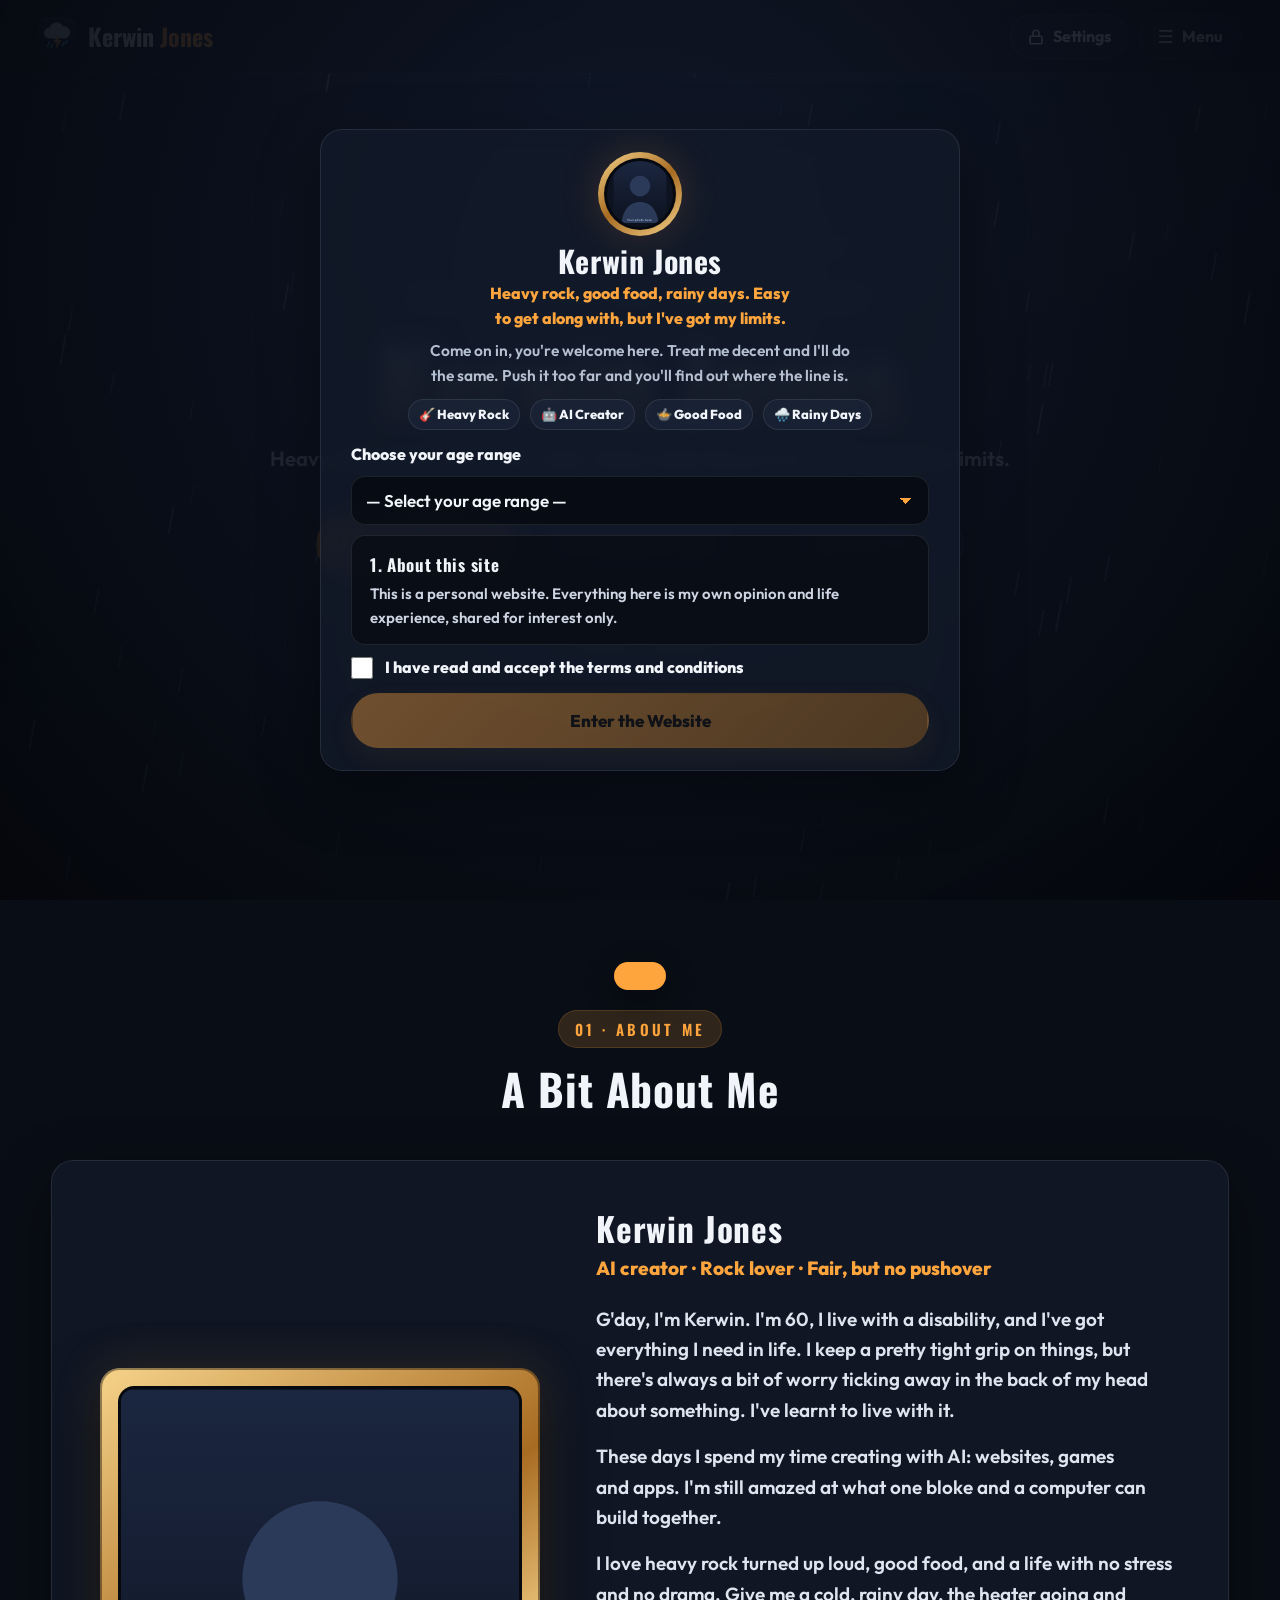
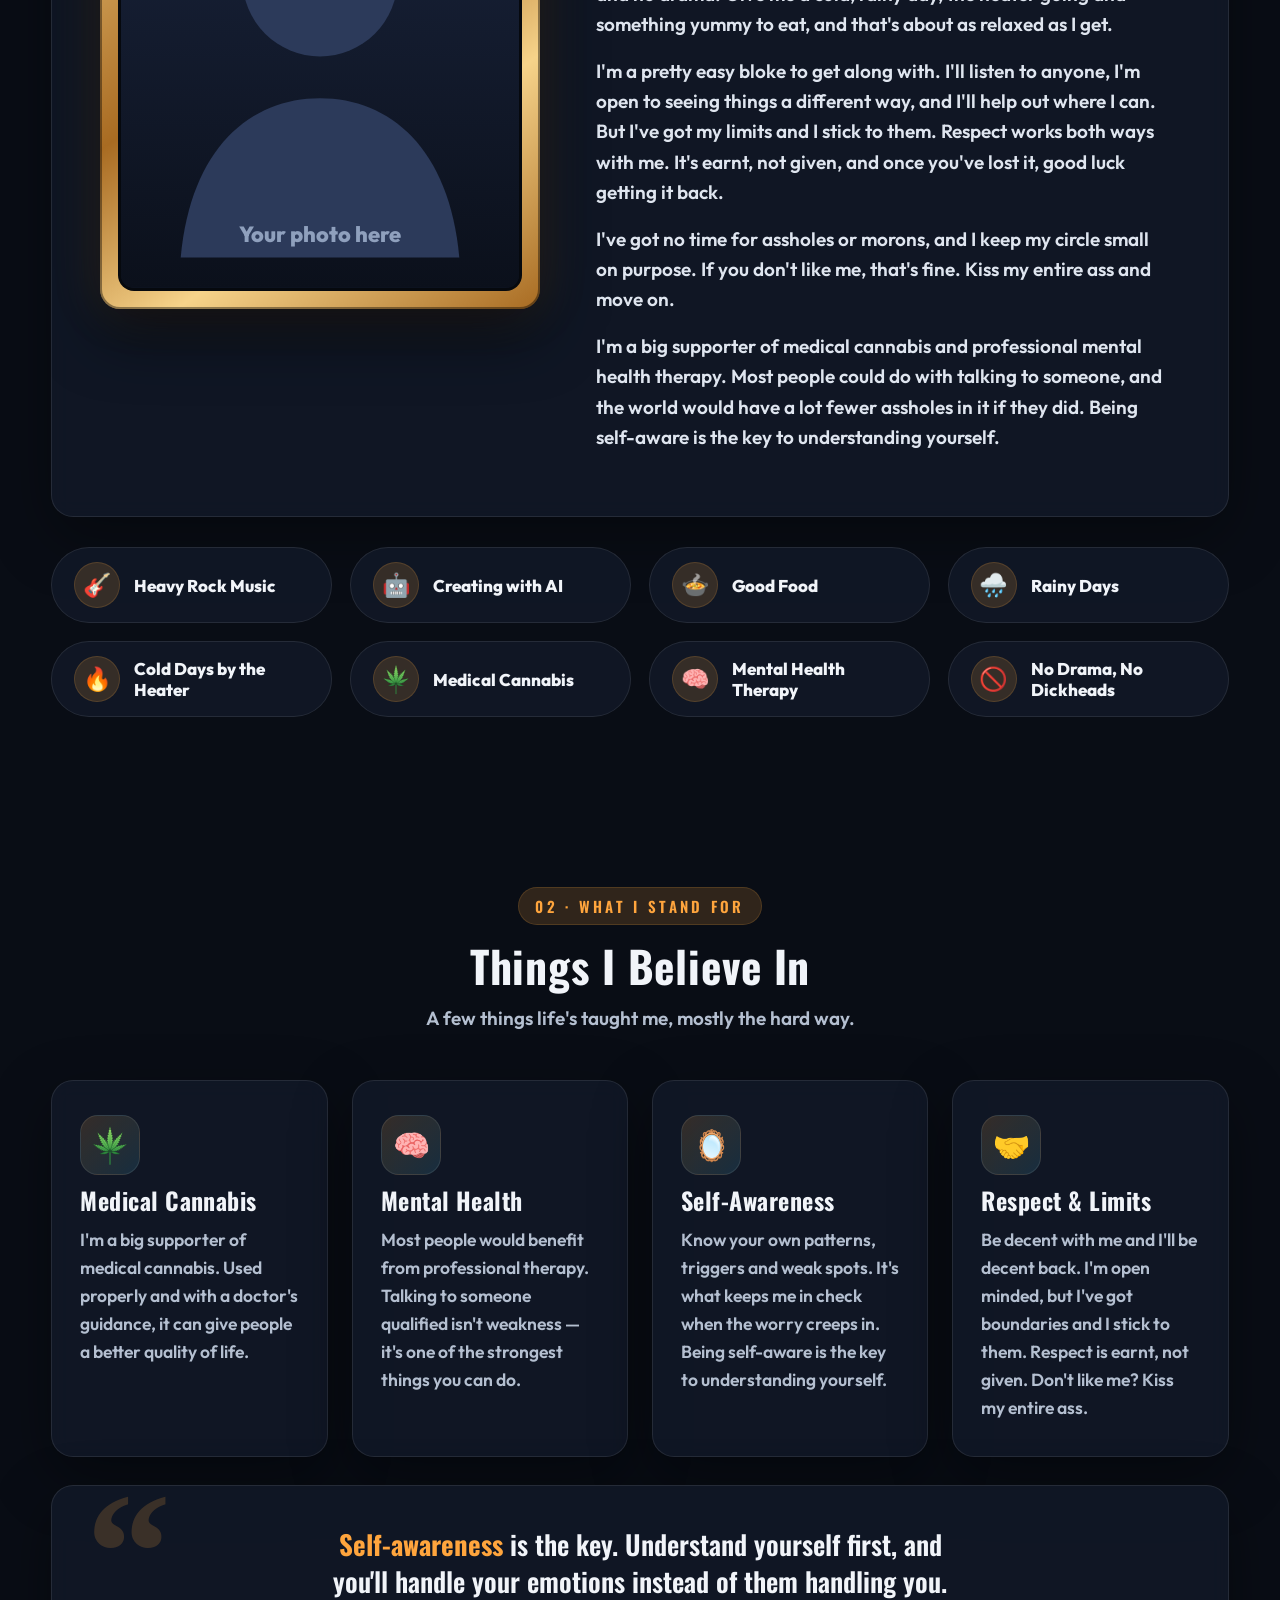
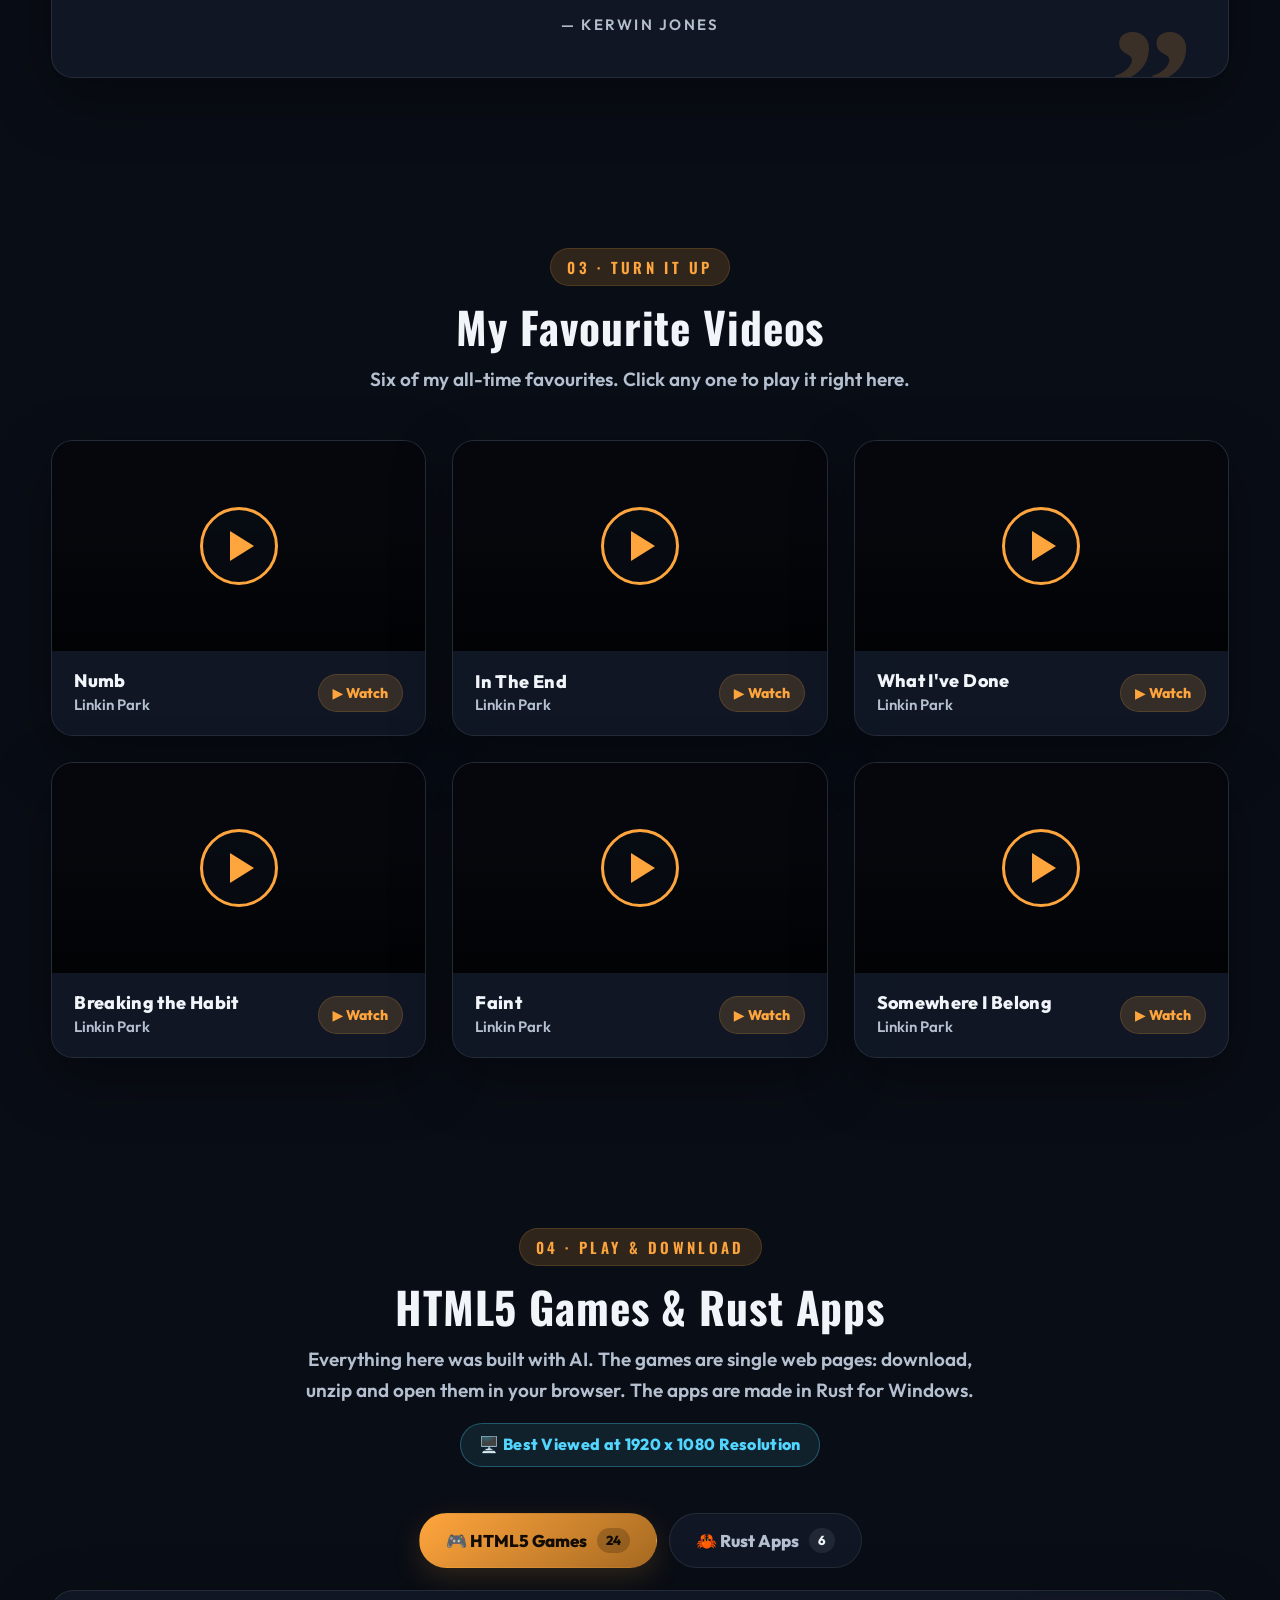
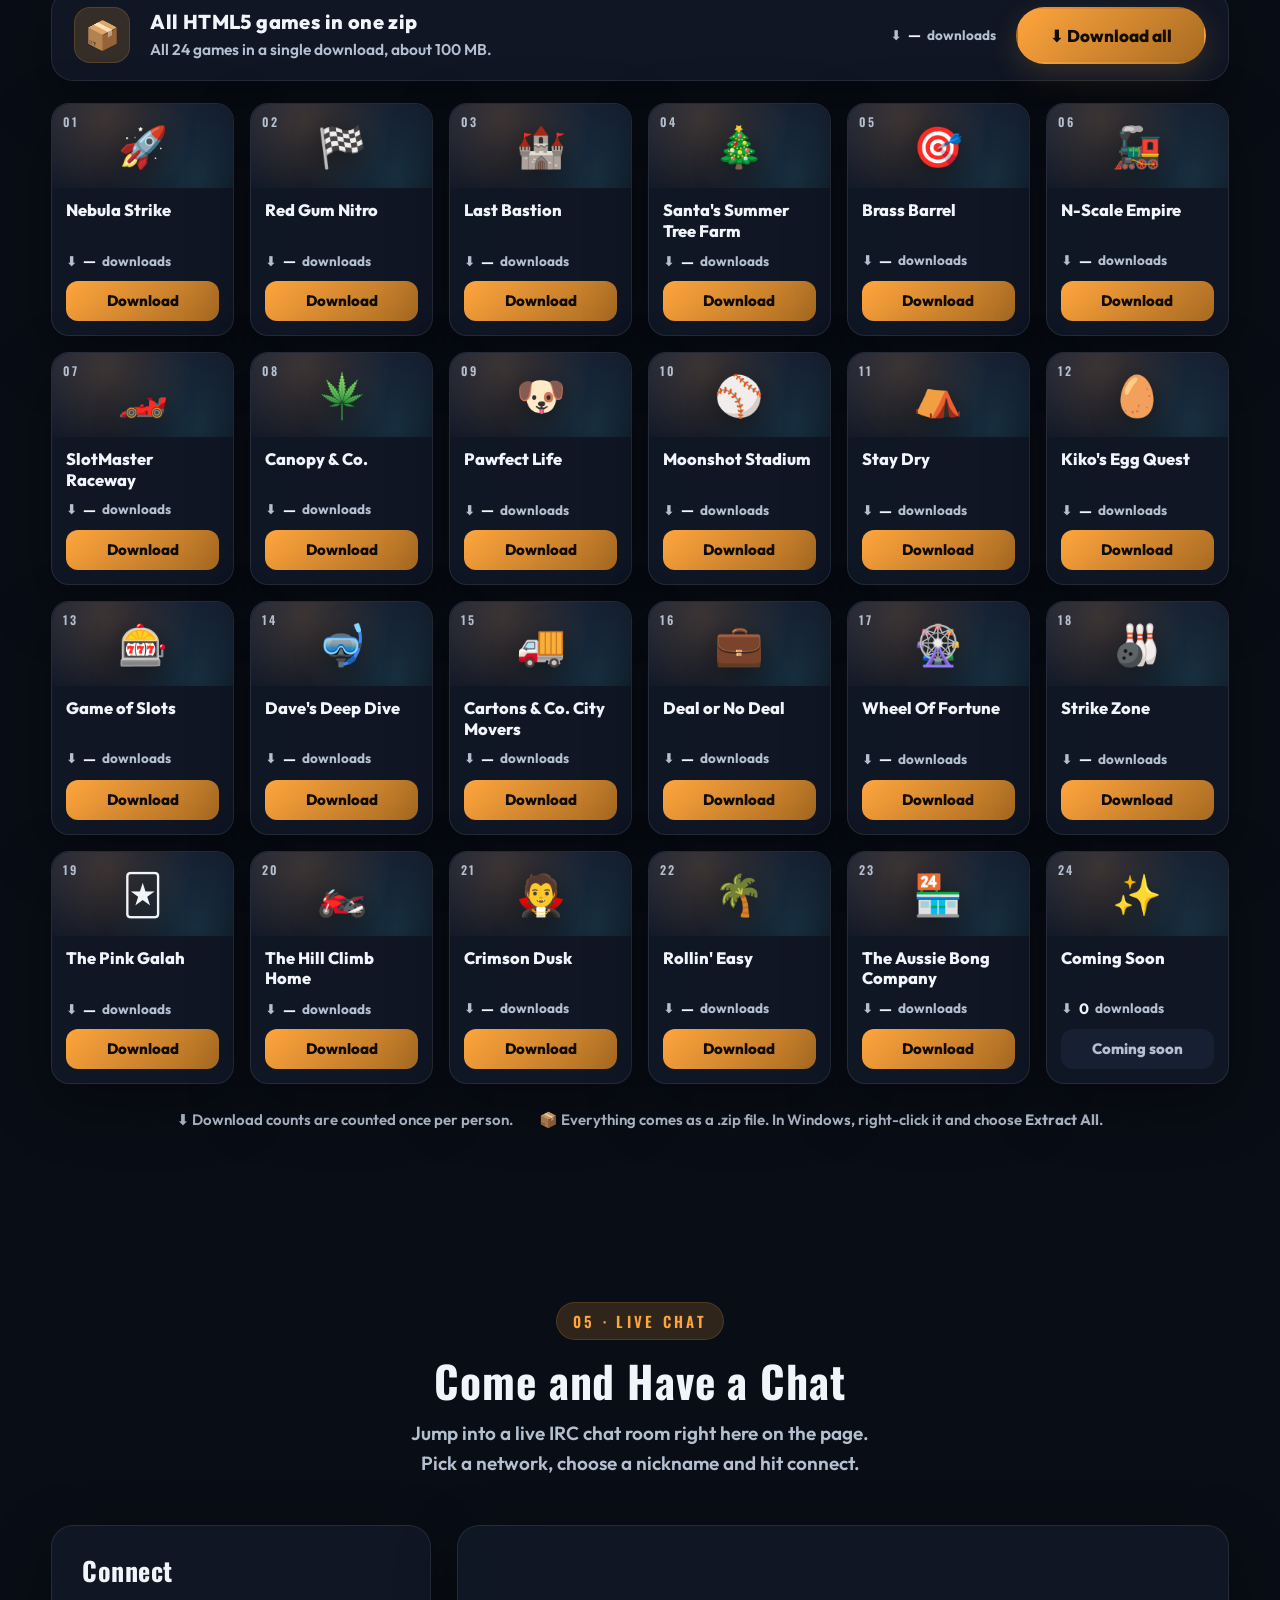
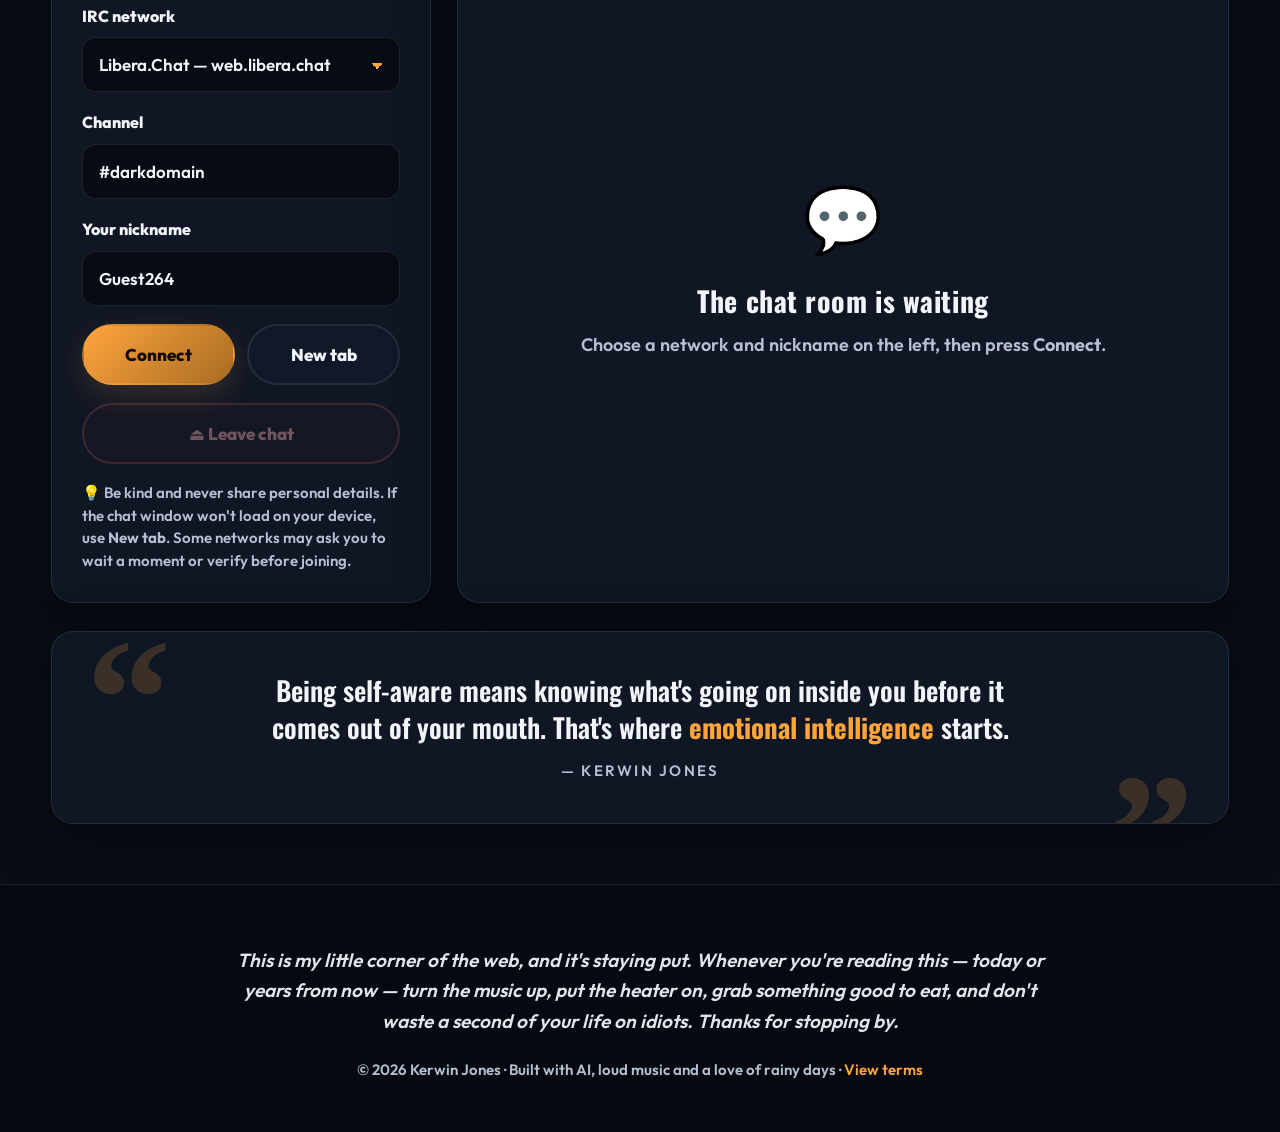
<file: index.html>
<!DOCTYPE html>
<html lang="en-AU">
<head>
<meta charset="UTF-8">
<meta name="viewport" content="width=device-width, initial-scale=1.0">
<!-- ✏️ EDIT: the browser-tab title and the description search engines show -->
<title>Kerwin Jones — Rain, Rock & Good Living</title>
<meta name="description" content="The personal website of Kerwin Jones — heavy rock, creating with AI, good food, rainy days and a life without drama.">

<!-- FAVICON: a storm cloud with an ember lightning bolt and rain (built in, no extra file needed).
     A copy is also saved as favicon.svg next to this file if you'd rather link to that. -->
<link rel="icon" type="image/svg+xml" href="data:image/svg+xml,%3Csvg xmlns='http://www.w3.org/2000/svg' viewBox='0 0 64 64'%3E%3Cdefs%3E%3ClinearGradient id='b' x1='0' y1='0' x2='0' y2='1'%3E%3Cstop offset='0' stop-color='%231c2740'/%3E%3Cstop offset='1' stop-color='%230a0e17'/%3E%3C/linearGradient%3E%3ClinearGradient id='f' x1='0' y1='0' x2='0' y2='1'%3E%3Cstop offset='0' stop-color='%23ffd27a'/%3E%3Cstop offset='1' stop-color='%23ff7a1a'/%3E%3C/linearGradient%3E%3C/defs%3E%3Crect width='64' height='64' rx='14' fill='url(%23b)'/%3E%3Cpath d='M18 36a9 9 0 0 1 1.5-17.9A12 12 0 0 1 42 16a10 10 0 0 1 4 20z' fill='%23d9e2f2'/%3E%3Cpath d='M33 30l-7 13h6l-3 12 11-16h-7l4-9z' fill='url(%23f)' stroke='%23fff3d6' stroke-width='1'/%3E%3Cpath d='M19 42l-3 7M24 46l-2 5M44 42l-3 7M49 40l-2 5' stroke='%2352d6ff' stroke-width='2.4' stroke-linecap='round'/%3E%3C/svg%3E">

<link rel="preconnect" href="https://fonts.googleapis.com">
<link rel="preconnect" href="https://fonts.gstatic.com" crossorigin>
<link href="https://fonts.googleapis.com/css2?family=Oswald:wght@500;600;700&family=Outfit:wght@500;600;700;800&display=swap" rel="stylesheet">

<style>
/* =====================================================================
   THEME COLOURS — three themes, pick one in Settings (or change here)
   ===================================================================== */
:root{
  --bg:#090d15; --bg2:#0f1522; --panel:rgba(19,26,41,.78); --panel2:rgba(28,37,58,.7);
  --line:rgba(255,255,255,.09); --text:#f1f4f9; --muted:#b4bfd0;
  --accent:#ffa53d; --accent-2:#52d6ff; --accent-soft:rgba(255,165,61,.16);
  --brass1:#f6d38a; --brass2:#a86b22;
  --radius:22px; --nav-h:74px;
  --head:'Oswald','Arial Narrow',Impact,sans-serif;
  --body:'Outfit','Segoe UI',system-ui,sans-serif;
}
body[data-theme="storm"]  {--accent:#5aa9ff; --accent-2:#b48cff; --accent-soft:rgba(90,169,255,.16); --brass1:#cfe3ff; --brass2:#3a5f96;}
body[data-theme="crimson"]{--accent:#ff4d5e; --accent-2:#ffb347; --accent-soft:rgba(255,77,94,.16); --brass1:#ffc2a8; --brass2:#8c2230;}

*{box-sizing:border-box;margin:0;padding:0}
html{scroll-behavior:smooth;scroll-padding-top:calc(var(--nav-h) + 10px)}
body{
  font-family:var(--body); font-weight:600; font-size:18px; line-height:1.6;
  color:var(--text); background:var(--bg);
  background-image:
    radial-gradient(1200px 700px at 85% -10%, rgba(82,214,255,.10), transparent 60%),
    radial-gradient(900px 600px at -10% 110%, var(--accent-soft), transparent 60%),
    linear-gradient(180deg,#0b1120 0%, #090d15 100%);
  background-attachment:fixed; overflow-x:hidden;
}
body.locked{overflow:hidden}
a{color:inherit}
img{max-width:100%;display:block}
p,blockquote{text-wrap:pretty}
.hero .tag,.gcard .tg,.gcard .welcome,.sec-head p{text-wrap:balance}
h1,h2,h3{font-family:var(--head);font-weight:700;letter-spacing:.02em;line-height:1.15}
button,input,select,textarea{font:inherit}
::selection{background:var(--accent);color:#111}

/* ---------- rain + lightning layers ---------- */
#rain{position:fixed;inset:0;width:100%;height:100%;z-index:0;pointer-events:none}
#flash{position:fixed;inset:0;z-index:1;pointer-events:none;background:radial-gradient(circle at 60% 0%,rgba(220,235,255,.55),rgba(200,220,255,.08) 60%);opacity:0}
#flash.on{animation:flash 1.1s ease-out}
@keyframes flash{0%{opacity:0}6%{opacity:.9}12%{opacity:.15}18%{opacity:.7}100%{opacity:0}}
main,nav,footer{position:relative;z-index:2}

/* ---------- navigation ---------- */
nav.top{
  position:fixed;top:0;left:0;right:0;height:var(--nav-h);z-index:50;
  display:flex;align-items:center;justify-content:space-between;gap:20px;
  padding:0 clamp(18px,3vw,48px);
  background:rgba(9,13,21,.72);backdrop-filter:blur(14px);-webkit-backdrop-filter:blur(14px);
  border-bottom:1px solid var(--line);
}
.brand{display:flex;align-items:center;gap:12px;text-decoration:none;font-family:var(--head);font-size:24px;font-weight:700;white-space:nowrap}
.brand svg{width:38px;height:38px;flex:none}
.brand span b{color:var(--accent)}
/* pop-out menu (all screen sizes) */
.navlinks{position:fixed;top:calc(var(--nav-h) + 8px);right:clamp(18px,3vw,48px);width:max-content;min-width:210px;z-index:60;
  display:flex;flex-direction:column;align-items:stretch;gap:4px;padding:10px;border-radius:18px;
  background:rgba(12,17,28,.97);border:1px solid var(--line);box-shadow:0 18px 50px rgba(0,0,0,.55);
  backdrop-filter:blur(14px);-webkit-backdrop-filter:blur(14px);
  opacity:0;visibility:hidden;transform:translateY(-8px);transition:opacity .2s,transform .2s,visibility .2s}
.navlinks.open{opacity:1;visibility:visible;transform:translateY(0)}
.navlinks a{text-decoration:none;padding:11px 20px;border-radius:12px;font-weight:700;font-size:17px;color:var(--muted);transition:.25s;white-space:nowrap}
.navlinks a:hover,.navlinks a.active{color:var(--text);background:var(--panel2)}
.gear{display:flex;align-items:center;gap:8px;border:1px solid var(--line);background:var(--panel);color:var(--text);
  padding:9px 16px;border-radius:999px;cursor:pointer;font-weight:700;font-size:16px;transition:.25s}
.gear:hover{border-color:var(--accent);box-shadow:0 0 18px var(--accent-soft)}
.gear svg{width:18px;height:18px}
.menu-btn{display:flex;align-items:center;gap:8px;border:1px solid var(--line);background:var(--panel);color:var(--text);padding:9px 18px;border-radius:999px;font-weight:700;font-size:16px;cursor:pointer;transition:.25s}
.menu-btn:hover,.menu-btn.on{border-color:var(--accent);box-shadow:0 0 18px var(--accent-soft)}
.menu-btn .bars{font-size:18px;line-height:1}

/* ---------- layout ---------- */
.wrap{width:min(1360px,92vw);margin:0 auto}
.section{padding:110px 0 60px}
.sec-head{text-align:center;margin-bottom:46px}
.eyebrow{display:inline-block;font-family:var(--head);font-weight:600;letter-spacing:.22em;text-transform:uppercase;font-size:15px;color:var(--accent);
  padding:6px 16px;border:1px solid var(--accent-soft);border-radius:999px;background:var(--accent-soft);margin-bottom:16px}
.sec-head h2{font-size:clamp(34px,3.4vw,54px)}
.sec-head p{color:var(--muted);max-width:760px;margin:12px auto 0;font-size:19px}
.panel{background:var(--panel);border:1px solid var(--line);border-radius:var(--radius);backdrop-filter:blur(10px);-webkit-backdrop-filter:blur(10px);box-shadow:0 20px 60px rgba(0,0,0,.35)}
.wave{display:block;width:100%;height:70px;color:rgba(255,255,255,.035)}

/* ---------- hero ---------- */
.hero{min-height:100vh;display:flex;align-items:center;justify-content:center;text-align:center;padding:calc(var(--nav-h) + 30px) 0 60px}
.hero .kicker{font-family:var(--head);letter-spacing:.3em;text-transform:uppercase;color:var(--accent-2);font-size:clamp(15px,1.2vw,19px)}
.hero h1{font-size:clamp(56px,7.4vw,124px);margin:14px 0 10px;
  background:linear-gradient(180deg,#fff 20%,var(--brass1) 70%,var(--accent));-webkit-background-clip:text;background-clip:text;color:transparent;
  filter:drop-shadow(0 6px 30px rgba(0,0,0,.6))}
.hero .tag{font-size:clamp(19px,1.6vw,26px);color:var(--muted);max-width:900px;margin:0 auto}
.hero .cta{display:flex;gap:16px;justify-content:center;margin-top:38px;flex-wrap:wrap}
.btn{display:inline-flex;align-items:center;justify-content:center;gap:10px;min-width:200px;padding:15px 28px;border-radius:999px;font-weight:800;font-size:17px;
  text-decoration:none;cursor:pointer;border:2px solid transparent;transition:.25s}
.btn.primary{background:linear-gradient(135deg,var(--accent),var(--brass2));color:#120c04;box-shadow:0 10px 30px var(--accent-soft)}
.btn.primary:hover{transform:translateY(-2px);box-shadow:0 14px 40px var(--accent-soft)}
.btn.ghost{border-color:var(--line);background:var(--panel);color:var(--text)}
.btn.ghost:hover{border-color:var(--accent-2)}
.btn:disabled{opacity:.4;cursor:not-allowed;transform:none}
.scroll-hint{margin-top:60px;color:var(--muted);font-size:15px;letter-spacing:.2em;text-transform:uppercase;animation:bob 2.4s ease-in-out infinite}
@keyframes bob{50%{transform:translateY(8px)}}

/* ---------- about ---------- */
.about-grid{display:grid;grid-template-columns:minmax(300px,440px) 1fr;gap:56px;align-items:center;padding:48px}
.frame{position:relative;padding:18px;border-radius:20px;
  background:linear-gradient(145deg,var(--brass1),var(--brass2) 45%,var(--brass1) 70%,var(--brass2));
  box-shadow:0 0 0 2px rgba(0,0,0,.4) inset,0 25px 60px rgba(0,0,0,.55),0 0 50px var(--accent-soft)}
.frame .inner{border-radius:12px}
.frame .inner{border-radius:16px;overflow:hidden;aspect-ratio:4/5;background:#0d1320;border:3px solid rgba(0,0,0,.55)}
.frame .inner img,.frame .inner svg{width:100%;height:100%;object-fit:cover}
.about-text h3{font-size:clamp(30px,2.6vw,42px);margin-bottom:6px}
.about-text .sub{color:var(--accent);font-weight:800;margin-bottom:20px;font-size:19px}
.about-text p{color:#dfe5ef;margin-bottom:16px;font-size:19px}
.loves{display:grid;grid-template-columns:repeat(4,1fr);gap:18px;margin-top:30px}
.bubble{display:flex;align-items:center;gap:14px;min-height:76px;padding:14px 22px;border-radius:999px;text-decoration:none;
  background:var(--panel);border:1px solid var(--line);font-weight:800;font-size:17px;line-height:1.25;transition:.3s;position:relative;overflow:hidden}
.bubble .ic{flex:none;width:46px;height:46px;border-radius:50%;display:grid;place-items:center;font-size:23px;background:var(--accent-soft);border:1px solid var(--accent-soft)}
.bubble .ic svg{width:32px;height:32px}
.card .ic svg{width:42px;height:42px}
.bubble:hover{transform:translateY(-4px);border-color:var(--accent);box-shadow:0 12px 30px var(--accent-soft)}
.bubble::after{content:"↗";position:absolute;right:20px;opacity:0;transition:.3s;color:var(--accent)}
.bubble:hover::after{opacity:1}

/* ---------- beliefs ---------- */
.cards4{display:grid;grid-template-columns:repeat(4,1fr);gap:24px}
.card{padding:34px 28px;display:flex;flex-direction:column;gap:12px;transition:.3s}
.card:hover{transform:translateY(-5px);border-color:var(--accent-soft)}
.card .ic{width:60px;height:60px;border-radius:18px;display:grid;place-items:center;font-size:30px;
  background:linear-gradient(135deg,var(--accent-soft),rgba(82,214,255,.12));border:1px solid var(--line)}
.card h3{font-size:24px}
.card p{color:var(--muted);font-size:17.5px}
.quote{margin-top:28px;padding:40px 48px;text-align:center;position:relative;overflow:hidden}
.quote::before{content:"\201C";position:absolute;left:34px;top:-18px;font-family:Georgia,serif;font-size:170px;line-height:1;color:var(--accent);opacity:.18;pointer-events:none}
.quote::after{content:"\201D";position:absolute;right:34px;bottom:-96px;font-family:Georgia,serif;font-size:170px;line-height:1;color:var(--accent);opacity:.18;pointer-events:none}
.quote blockquote{font-family:var(--head);font-size:clamp(24px,2.1vw,34px);font-weight:600;line-height:1.35;max-width:1050px;margin:0 auto;text-wrap:balance}
.quote blockquote b{color:var(--accent)}
.quote cite{display:block;margin-top:14px;color:var(--muted);font-style:normal;letter-spacing:.15em;text-transform:uppercase;font-size:15px}

/* ---------- videos ---------- */
.vgrid{display:grid;grid-template-columns:repeat(3,1fr);gap:26px}
.vcard{overflow:hidden;display:flex;flex-direction:column}
.vthumb{position:relative;aspect-ratio:16/9;background:#05070c center/cover no-repeat;cursor:pointer;border:0;width:100%;display:block}
.vthumb::before{content:"";position:absolute;inset:0;background:linear-gradient(180deg,transparent 40%,rgba(0,0,0,.65))}
.vthumb .play{position:absolute;left:50%;top:50%;transform:translate(-50%,-50%);width:78px;height:78px;border-radius:50%;
  background:rgba(10,14,22,.65);border:3px solid var(--accent);display:grid;place-items:center;transition:.25s;backdrop-filter:blur(4px)}
.vthumb .play::after{content:"";margin-left:6px;border-left:24px solid var(--accent);border-top:15px solid transparent;border-bottom:15px solid transparent}
.vthumb:hover .play{transform:translate(-50%,-50%) scale(1.1);box-shadow:0 0 30px var(--accent)}
.vthumb iframe{position:absolute;inset:0;width:100%;height:100%;border:0}
.vinfo{padding:18px 22px;display:flex;align-items:center;justify-content:space-between;gap:12px;min-height:84px}
.vinfo h3{font-family:var(--body);font-weight:800;font-size:18px;line-height:1.3}
.vinfo small{display:block;color:var(--muted);font-weight:600;font-size:15px}
.vinfo a{flex:none;font-size:14px;font-weight:800;text-decoration:none;color:var(--accent-2);border:1px solid var(--line);padding:7px 12px;border-radius:999px;white-space:nowrap}
.vinfo a:hover{border-color:var(--accent-2)}

.vwatch{flex:none;font-size:14px;font-weight:800;color:var(--accent);border:1px solid var(--accent-soft);background:var(--accent-soft);padding:7px 14px;border-radius:999px;white-space:nowrap}

/* ---------- video player popup ---------- */
.vmodal{position:fixed;inset:0;z-index:260;display:none;align-items:center;justify-content:center;padding:24px;background:rgba(3,5,10,.92);backdrop-filter:blur(8px);-webkit-backdrop-filter:blur(8px)}
.vmodal.show{display:flex}
.vbox{width:min(1500px,94vw,calc((92vh - 160px) * 16 / 9));min-width:min(560px,94vw);display:flex;flex-direction:column;overflow:hidden}
.vtop{display:flex;align-items:center;justify-content:space-between;gap:16px;padding:14px 18px 14px 24px;min-height:72px}
.vtop h3{font-size:24px;white-space:nowrap;overflow:hidden;text-overflow:ellipsis}
.vtop h3 small{font-family:var(--body);font-weight:700;font-size:16px;color:var(--muted);margin-left:10px;letter-spacing:0}
.vtop .x{position:static;flex:none}
.vstage{position:relative;aspect-ratio:16/9;background:#000}
.vstage>div,.vstage iframe{position:absolute;inset:0;width:100%;height:100%;border:0}
.vmsg{position:absolute;inset:0;display:flex;flex-direction:column;align-items:center;justify-content:center;gap:14px;text-align:center;padding:30px;color:var(--muted);font-size:18px}
.vmsg h4{font-family:var(--head);font-size:28px;color:var(--text)}
.vctrl{display:flex;align-items:center;justify-content:space-between;gap:16px;padding:12px 20px;min-height:68px}
.vgroup{display:flex;align-items:center;gap:10px;flex:none}
.cbtn{height:44px;width:44px;flex:none;padding:0;border-radius:50%;border:1px solid var(--line);background:var(--panel2);color:var(--text);
  font-weight:800;font-size:15px;line-height:1;cursor:pointer;display:inline-flex;align-items:center;justify-content:center;transition:.2s}
.cbtn svg{width:18px;height:18px;fill:currentColor}
.cbtn:hover{border-color:var(--accent);box-shadow:0 0 14px var(--accent-soft);color:var(--accent)}
.cbtn.main{width:112px;border-radius:999px;gap:8px;background:linear-gradient(135deg,var(--accent),var(--brass2));color:#120c04;border-color:transparent}
.cbtn.main:hover{color:#120c04}
.vol{display:flex;align-items:center;gap:10px;flex:1 1 auto;min-width:0;max-width:340px;justify-content:flex-end}
.vol output{flex:none;width:44px;text-align:right;font-weight:800;font-size:15px}
input[type=range].vr{flex:1 1 auto;min-width:70px;max-width:180px;height:6px;accent-color:var(--accent);cursor:pointer}

/* ---------- game downloads ---------- */
/* ---------- downloads: HTML5 games + Rust apps ---------- */
.dltabs{display:flex;justify-content:center;gap:12px;margin:0 auto 22px}
.dltab{display:flex;align-items:center;gap:10px;padding:13px 26px;border-radius:999px;border:1px solid var(--line);background:var(--panel);color:var(--muted);font-weight:800;font-size:17px;cursor:pointer;transition:.25s}
.dltab .cnt{font-size:13px;padding:2px 9px;border-radius:999px;background:rgba(255,255,255,.08);color:var(--text)}
.dltab:hover{color:var(--text);border-color:var(--accent-soft)}
.dltab.on{color:#120c04;background:linear-gradient(135deg,var(--accent),var(--brass2));border-color:transparent;box-shadow:0 10px 30px var(--accent-soft)}
.dltab.on .cnt{background:rgba(0,0,0,.2);color:#120c04}
.bundle{display:grid;grid-template-columns:auto 1fr auto;align-items:center;gap:20px;padding:16px 22px;margin-bottom:22px}
.bundle .bic{width:56px;height:56px;border-radius:16px;display:grid;place-items:center;font-size:28px;background:var(--accent-soft);border:1px solid var(--accent-soft)}
.bundle h3{font-family:var(--body);font-weight:800;font-size:20px;line-height:1.3}
.bundle p{color:var(--muted);font-size:15.5px;margin-top:2px}
.bundle .bright{display:flex;align-items:center;gap:20px}
.bundle .btn{min-width:190px;padding:13px 24px}
.btn.off{opacity:.45;pointer-events:none}
.dlgrid{display:grid;grid-template-columns:repeat(6,1fr);gap:16px}
.dlcard{position:relative;display:flex;flex-direction:column;border-radius:18px;transition:transform .25s,border-color .25s}
.dlcard:hover{transform:translateY(-4px);border-color:var(--accent-soft);z-index:4}
.dltop{position:relative;height:84px;display:grid;place-items:center;border-radius:18px 18px 0 0;overflow:hidden;
  background:radial-gradient(circle at 30% 20%,var(--accent-soft),transparent 60%),radial-gradient(circle at 80% 90%,rgba(82,214,255,.14),transparent 55%),linear-gradient(160deg,#1a2338,#0c111c)}
.dltop .gic{font-size:40px;line-height:1;display:grid;place-items:center;filter:drop-shadow(0 6px 14px rgba(0,0,0,.5))}
.dltop .gic svg{width:54px;height:54px}
.dltop .gnum{position:absolute;top:8px;left:11px;font-family:var(--head);font-size:12px;letter-spacing:.14em;color:var(--muted)}
.dltop .gsize{position:absolute;top:7px;right:8px;font-size:11.5px;font-weight:800;padding:2px 8px;border-radius:999px;background:rgba(0,0,0,.4);color:var(--muted)}
.dlbody{padding:12px 14px 14px;display:flex;flex-direction:column;gap:8px;flex:1}
.dlbody h3{font-family:var(--body);font-weight:800;font-size:16.5px;line-height:1.25;letter-spacing:0;min-height:2.5em;
  display:-webkit-box;-webkit-line-clamp:2;-webkit-box-orient:vertical;overflow:hidden}
.dlmeta{display:flex;align-items:center;gap:6px;color:var(--muted);font-size:13.5px;font-weight:700;white-space:nowrap}
.dlmeta b{color:var(--text);font-size:15px}
.dlbtn{margin-top:auto;display:flex;align-items:center;justify-content:center;gap:6px;height:40px;border-radius:12px;font-weight:800;font-size:15px;
  text-decoration:none;color:#120c04;background:linear-gradient(135deg,var(--accent),var(--brass2));transition:.2s}
.dlbtn:hover{filter:brightness(1.1);box-shadow:0 6px 18px var(--accent-soft)}
.dlbtn.off{background:var(--panel2);color:var(--muted);pointer-events:none}
.dltip{position:absolute;left:50%;bottom:calc(100% + 10px);width:260px;transform:translate(-50%,6px);z-index:6;padding:12px 14px;border-radius:14px;
  background:#1d273d;border:1px solid var(--accent);color:var(--text);font-size:15px;font-weight:700;line-height:1.45;
  box-shadow:0 14px 40px rgba(0,0,0,.6);opacity:0;visibility:hidden;transition:.18s;pointer-events:none}
.dltip b{display:block;color:var(--accent);font-size:16px;margin-bottom:4px}
.dltip::after{content:"";position:absolute;left:50%;top:100%;margin-left:-8px;border:8px solid transparent;border-top-color:var(--accent)}
.dlcard:hover .dltip{opacity:1;visibility:visible;transform:translate(-50%,0);transition-delay:.25s}
.bestview{display:inline-flex;align-items:center;gap:8px;margin-top:18px;padding:8px 18px;border-radius:999px;font-weight:800;font-size:16px;letter-spacing:.02em;color:var(--accent-2);background:rgba(82,214,255,.1);border:1px solid rgba(82,214,255,.3)}
.dlnote{display:flex;justify-content:center;gap:26px;flex-wrap:wrap;text-align:center;color:var(--muted);font-size:15px;margin-top:24px}
.x{position:absolute;top:22px;right:26px;width:50px;height:50px;border-radius:50%;border:1px solid var(--line);background:var(--panel);color:var(--text);font-size:26px;cursor:pointer;line-height:1}
.x:hover{border-color:var(--accent)}

/* ---------- chat ---------- */
.chat-grid{display:grid;grid-template-columns:380px 1fr;gap:26px;align-items:stretch}
.chat-side{padding:30px;display:flex;flex-direction:column;gap:18px}
.chat-side h3{font-size:26px}
label.f{display:flex;flex-direction:column;gap:8px;font-weight:800;font-size:16px}
.inp{width:100%;padding:13px 16px;border-radius:14px;border:1px solid var(--line);background:rgba(5,8,14,.7);color:var(--text);font-weight:600;font-size:17px;outline:none;transition:.2s}
.inp:focus{border-color:var(--accent);box-shadow:0 0 0 3px var(--accent-soft)}
select.inp{appearance:none;cursor:pointer;background-image:linear-gradient(45deg,transparent 50%,var(--accent) 50%),linear-gradient(135deg,var(--accent) 50%,transparent 50%);
  background-position:calc(100% - 22px) 52%,calc(100% - 16px) 52%;background-size:6px 6px;background-repeat:no-repeat;padding-right:44px}
select.inp option{background:#111827;color:#fff}
.note{color:var(--muted);font-size:15px;line-height:1.5}
.chat-frame{overflow:hidden;min-height:620px;position:relative;display:flex}
.chat-frame iframe{flex:1;width:100%;border:0;background:#fff}
.chat-empty{flex:1;display:flex;flex-direction:column;align-items:center;justify-content:center;gap:14px;text-align:center;padding:40px;color:var(--muted)}
.chat-empty .big{font-size:64px}
.chat-empty h3{color:var(--text);font-size:28px}
.btn.leave{width:100%;min-width:0;border-color:rgba(255,110,110,.45);background:rgba(255,80,80,.08);color:#ffb3b3}
.btn.leave:not(:disabled):hover{border-color:#ff7b7b;background:rgba(255,80,80,.18);color:#fff}
.row2{display:grid;grid-template-columns:1fr 1fr;gap:12px}

/* ---------- footer ---------- */
footer{padding:60px 0 50px;text-align:center;border-top:1px solid var(--line);background:rgba(5,8,14,.55)}
.legacy{max-width:820px;margin:0 auto 22px;font-size:19px;color:#dfe5ef;font-style:italic}
footer .small{color:var(--muted);font-size:15px}
footer .small a{color:var(--accent);text-decoration:none;cursor:pointer}

/* ---------- welcome gate (profile card) ---------- */
.gate{position:fixed;inset:0;z-index:200;display:flex;align-items:center;justify-content:center;padding:20px;
  background:radial-gradient(circle at 50% 30%,rgba(18,26,44,.82),rgba(4,6,11,.96))}
.gate.hide{display:none}
.gcard{width:min(600px,94vw);max-height:94vh;overflow:auto;padding:34px 38px;text-align:center;position:relative}
.gcard .avatar{width:122px;height:122px;margin:0 auto 14px;border-radius:50%;padding:6px;
  background:linear-gradient(145deg,var(--brass1),var(--brass2),var(--brass1));box-shadow:0 0 40px var(--accent-soft)}
.gcard .avatar>div{width:100%;height:100%;border-radius:50%;overflow:hidden;background:#0d1320;border:3px solid rgba(0,0,0,.5)}
.gcard .avatar img,.gcard .avatar svg{width:100%;height:100%;object-fit:cover}
.gcard h2{font-size:38px}
.gcard .tg{color:var(--accent);font-weight:800;margin:2px 0 6px}
.gcard .welcome{color:var(--muted);font-size:17px;margin-bottom:20px}
.chips{display:flex;justify-content:center;gap:10px;flex-wrap:wrap;margin-bottom:22px}
.chips span{font-size:14px;font-weight:800;padding:6px 12px;border-radius:999px;background:var(--panel2);border:1px solid var(--line)}
.gcard label.f{text-align:left}
.terms{text-align:left;height:170px;overflow:auto;padding:16px 18px;border-radius:14px;border:1px solid var(--line);background:rgba(5,8,14,.6);font-size:15px;color:#cdd5e2;margin:16px 0 14px;line-height:1.55}
.terms h4{font-family:var(--head);font-size:17px;margin:10px 0 4px;color:var(--text);letter-spacing:.04em}
.terms h4:first-child{margin-top:0}
.check{display:flex;align-items:flex-start;gap:12px;text-align:left;font-weight:800;font-size:16px;cursor:pointer;margin-bottom:20px}
.check input{width:22px;height:22px;accent-color:var(--accent);flex:none;margin-top:2px;cursor:pointer}
.gcard .btn{width:100%}
.denied{display:none}
.denied .big{font-size:60px;margin-bottom:10px}

/* ---------- modals (password + settings) ---------- */
.modal{position:fixed;inset:0;z-index:250;display:none;align-items:center;justify-content:center;padding:20px;background:rgba(3,5,10,.8);backdrop-filter:blur(6px)}
.modal.show{display:flex}
.mbox{width:min(460px,94vw);padding:34px;position:relative}
.mbox h3{font-size:28px;margin-bottom:6px}
.mbox .note{margin-bottom:18px}
.mbox form{display:flex;flex-direction:column;gap:14px}
.err{color:#ff7b7b;font-weight:800;font-size:15px;min-height:22px}
.sbox{width:min(1100px,95vw);max-height:90vh;display:flex;flex-direction:column;overflow:hidden}
.shead{display:flex;align-items:center;justify-content:space-between;gap:16px;padding:24px 30px;border-bottom:1px solid var(--line)}
.shead h3{font-size:30px}
.sbody{overflow:auto;padding:26px 30px;display:grid;grid-template-columns:1fr 1fr;gap:22px}
.sgroup{padding:22px;border-radius:18px;border:1px solid var(--line);background:rgba(5,8,14,.45);display:flex;flex-direction:column;gap:14px}
.sgroup.full{grid-column:1/-1}
.sgroup h4{font-family:var(--head);font-size:20px;letter-spacing:.04em;color:var(--accent)}
.toggle{display:flex;align-items:center;justify-content:space-between;gap:12px;font-weight:800;font-size:16px}
.toggle input{width:22px;height:22px;accent-color:var(--accent);cursor:pointer}
.vrow{display:grid;grid-template-columns:40px 1fr 1.4fr;gap:10px;align-items:center}
.vrow b{color:var(--accent);text-align:center}
.ggrid-set{display:grid;grid-template-columns:1fr 1fr;gap:14px}
.grow{display:grid;grid-template-columns:128px 1fr;gap:14px;align-items:center;padding:12px;border:1px solid var(--line);border-radius:16px;background:rgba(255,255,255,.02)}
.gthumb{position:relative;width:128px;aspect-ratio:4/3;border-radius:10px;overflow:hidden;cursor:pointer;border:1px solid var(--line);background:#0c1220}
.gthumb img,.gthumb svg{width:100%;height:100%;object-fit:cover;display:block}
.gthumb::after{content:"Change";position:absolute;left:0;right:0;bottom:0;background:rgba(0,0,0,.65);font-size:13px;font-weight:800;text-align:center;padding:3px;opacity:0;transition:.2s}
.gthumb:hover::after{opacity:1}
.gthumb .num{position:absolute;top:6px;left:6px;width:24px;height:24px;border-radius:50%;background:var(--accent);color:#120c04;font-size:13px;font-weight:800;display:grid;place-items:center}
.gfields{display:flex;flex-direction:column;gap:8px;min-width:0}
.gfields .inp,.gbtns .inp{padding:9px 12px;font-size:15px;min-width:0}
.gbtns{display:grid;grid-template-columns:1fr auto auto;gap:8px;align-items:center}
.sbtn{height:42px;padding:0 14px;border-radius:12px;border:1px solid var(--line);background:var(--panel2);color:var(--text);font-weight:800;font-size:14px;cursor:pointer;white-space:nowrap;transition:.2s}
.sbtn:hover{border-color:var(--accent);color:var(--accent)}
.sbtn:disabled{opacity:.5;cursor:wait}
@media (max-width:1250px){.ggrid-set{grid-template-columns:1fr}}
/* settings: games & apps manager */
.mtop{display:flex;justify-content:space-between;align-items:center;gap:12px;flex-wrap:wrap}
.mtabs,.mtools{display:flex;gap:8px;flex-wrap:wrap}
.mtab{height:42px;padding:0 18px;border-radius:999px;border:1px solid var(--line);background:var(--panel2);color:var(--muted);font-weight:800;font-size:15px;cursor:pointer}
.mtab.on{color:#120c04;background:linear-gradient(135deg,var(--accent),var(--brass2));border-color:transparent}
.mbundle{display:grid;grid-template-columns:1fr 150px;gap:12px;padding:14px;border:1px dashed var(--accent-soft);border-radius:14px}
.mbundle .f{font-size:15px}
.mhead,.mrow{display:grid;grid-template-columns:34px 58px 1fr 1.4fr 110px 44px;gap:10px;align-items:center}
.mhead{padding:0 12px;font-size:13px;font-weight:800;color:var(--muted);text-transform:uppercase;letter-spacing:.08em}
.mlist{display:flex;flex-direction:column;gap:10px}
.mrow{padding:10px 12px;border:1px solid var(--line);border-radius:14px;background:rgba(255,255,255,.02)}
.mrow .num{font-weight:800;color:var(--accent);text-align:center}
.mrow .inp{padding:9px 12px;font-size:15px;min-width:0}
.mrow .ic{width:58px;height:44px;text-align:center;font-size:24px;padding:0}
.mrow .lstat{grid-column:1/3;font-size:12.5px;font-weight:800;text-align:center;line-height:1.3}
.mrow textarea.inp{grid-column:3/6;min-height:0;height:auto;resize:none;line-height:1.4}
.mbundle .lrow{display:flex;align-items:center;gap:12px;min-height:22px}
.mbundle .lstat{font-size:13px}
.lstat.ok{color:#7be38a}.lstat.bad{color:#ff8b8b}.lstat.ext{color:var(--accent-2)}
.dcgrid{display:grid;grid-template-columns:1fr 1fr;gap:18px}
.dcbox{display:flex;flex-direction:column;gap:10px;justify-content:flex-start}
@media (max-width:900px){.dcgrid{grid-template-columns:1fr}}
.sfoot{display:flex;gap:12px;justify-content:flex-end;flex-wrap:wrap;padding:18px 30px;border-top:1px solid var(--line)}
.sfoot .btn{min-width:170px;padding:12px 22px}
.btn.danger{border-color:rgba(255,100,100,.4);background:transparent;color:#ff9b9b}
textarea.inp{resize:vertical;min-height:150px;line-height:1.5}
.toast{position:fixed;left:50%;bottom:30px;transform:translateX(-50%) translateY(120px);z-index:400;padding:14px 26px;border-radius:999px;
  background:var(--accent);color:#120c04;font-weight:800;transition:.35s;box-shadow:0 10px 30px rgba(0,0,0,.4)}
.toast.show{transform:translateX(-50%) translateY(0)}

/* ---------- responsive ---------- */
@media (max-width:1250px){
  .loves,.cards4{grid-template-columns:repeat(2,1fr)}

  .vgrid{grid-template-columns:repeat(2,1fr)}
  .about-grid{grid-template-columns:1fr;padding:32px}
  .about-grid .frame{max-width:420px;margin:0 auto;width:100%}
  .chat-grid{grid-template-columns:1fr}
  .sbody{grid-template-columns:1fr}
}
@media (max-width:1250px){.dlgrid{grid-template-columns:repeat(4,1fr)}}
@media (max-width:900px){.dlgrid{grid-template-columns:repeat(3,1fr)}.bundle{grid-template-columns:1fr;text-align:center}.bundle .bic{margin:0 auto}.bundle .bright{justify-content:center}
  .mhead{display:none}.mrow{grid-template-columns:34px 58px 1fr 44px}.mrow [data-f="file"],.mrow [data-f="size"]{grid-column:3/5}.mrow textarea{grid-column:1/-1}.mrow .lstat{grid-column:1/-1}}
@media (max-width:640px){
  body{font-size:17px}
  .loves,.cards4,.vgrid{grid-template-columns:1fr}
  .dlgrid{grid-template-columns:repeat(2,1fr)}
  .gear .lbl{display:none}
  .vrow{grid-template-columns:30px 1fr}
  .vrow input:last-child{grid-column:2}
  .row2{grid-template-columns:1fr}
}
/* shorter screens (e.g. Windows display scaling): keep the whole welcome card visible */
@media (max-height:900px){
  .gcard{width:min(640px,94vw);padding:22px 30px}
  .gcard .avatar{width:84px;height:84px;margin-bottom:8px}
  .gcard h2{font-size:30px}
  .gcard .tg{font-size:16px}
  .gcard .welcome{font-size:15.5px;margin-bottom:12px}
  .chips{margin-bottom:12px}
  .chips span{font-size:13px;padding:4px 10px}
  .gcard .inp{padding:10px 14px}
  .terms{height:110px;margin:10px 0}
  .check{margin-bottom:12px}
  .gcard .btn{padding:12px 24px}
}
@media (max-height:680px){ .chips{display:none} .gcard .avatar{width:64px;height:64px} .terms{height:90px} }
@media (prefers-reduced-motion:reduce){*{animation:none!important;transition:none!important}html{scroll-behavior:auto}}
</style>
</head>
<body data-theme="ember" class="locked">

<canvas id="rain"></canvas>
<div id="flash"></div>

<!-- =====================================================================
     WELCOME PROFILE CARD — visitors must pick an age range and accept
     the terms before the site opens. Terms text is below (✏️ edit freely).
     ===================================================================== -->
<div class="gate" id="gate">
  <div class="gcard panel">
    <div id="gateMain">
      <div class="avatar"><div data-photo></div></div>
      <h2 data-name>Kerwin Jones</h2>
      <div class="tg" data-tagline></div>
      <p class="welcome">Come on in, you're welcome here. Treat me decent and I'll do the same. Push it too far and you'll find out where the line is.</p>
      <div class="chips"><span>🎸 Heavy Rock</span><span>🤖 AI Creator</span><span>🍲 Good Food</span><span>🌧️ Rainy Days</span></div>

      <label class="f">Choose your age range
        <select class="inp" id="ageSel">
          <option value="">— Select your age range —</option>
          <option value="u18">Under 18</option>
          <option value="18-24">18 – 24</option>
          <option value="25-34">25 – 34</option>
          <option value="35-44">35 – 44</option>
          <option value="45-54">45 – 54</option>
          <option value="55-64">55 – 64</option>
          <option value="65+">65 and over</option>
        </select>
      </label>

      <!-- ✏️ EDIT: TERMS AND CONDITIONS — change any wording you like -->
      <div class="terms" tabindex="0">
        <h4>1. About this site</h4>
        This is a personal website. Everything here is my own opinion and life experience, shared for interest only.
        <h4>2. Not medical advice</h4>
        I talk about medical cannabis and mental health. Nothing here is medical, legal or professional advice. Please talk to a qualified doctor or health professional about your own situation.
        <h4>3. Adults only</h4>
        This site discusses adult health topics and includes a live public chat, so it's for people aged 18 and over.
        <h4>4. The chat room</h4>
        The chat uses public IRC networks run by other people. I don't control them or what's said there. Be respectful, never share personal details, and leave if anything makes you uncomfortable.
        <h4>5. Videos and outside links</h4>
        Videos are played from YouTube and some links go to other websites. Those sites have their own terms and privacy rules.
        <h4>6. Your privacy</h4>
        This site doesn't collect or send your personal information. It only remembers your choices (like accepting these terms) in your own browser.
        <h4>7. Copyright</h4>
        My words and photos are mine — please ask before reusing them.
      </div>

      <label class="check"><input type="checkbox" id="agree"> I have read and accept the terms and conditions</label>
      <button class="btn primary" id="enterBtn" disabled>Enter the Website</button>
    </div>

    <div class="denied" id="gateDenied">
      <div class="big">🌧️</div>
      <h2>Sorry, mate</h2>
      <p class="welcome" style="margin-top:10px">This website is for adults aged 18 and over because it talks about adult health topics and has a public chat room. Thanks for stopping by — come back when you're older.</p>
      <button class="btn ghost" id="backBtn">Go back</button>
    </div>
  </div>
</div>

<!-- ============================ NAVIGATION ============================ -->
<nav class="top">
  <a class="brand" href="#home">
    <svg viewBox="0 0 64 64" aria-hidden="true"><defs><linearGradient id="nb" x1="0" y1="0" x2="0" y2="1"><stop offset="0" stop-color="#1c2740"/><stop offset="1" stop-color="#0a0e17"/></linearGradient><linearGradient id="nf" x1="0" y1="0" x2="0" y2="1"><stop offset="0" stop-color="#ffd27a"/><stop offset="1" stop-color="#ff7a1a"/></linearGradient></defs><rect width="64" height="64" rx="14" fill="url(#nb)"/><path d="M18 36a9 9 0 0 1 1.5-17.9A12 12 0 0 1 42 16a10 10 0 0 1 4 20z" fill="#d9e2f2"/><path d="M33 30l-7 13h6l-3 12 11-16h-7l4-9z" fill="url(#nf)"/><path d="M19 42l-3 7M24 46l-2 5M44 42l-3 7M49 40l-2 5" stroke="#52d6ff" stroke-width="2.4" stroke-linecap="round"/></svg>
    <span data-brand>Kerwin <b>Jones</b></span>
  </a>
  <div class="navlinks" id="navlinks">
    <a href="#home">Home</a>
    <a href="#about">About Me</a>
    <a href="#beliefs">What I Stand For</a>
    <a href="#videos">Videos</a>
    <a href="#games">Games &amp; Apps</a>
    <a href="#chat">Chat</a>
  </div>
  <div style="display:flex;gap:10px;align-items:center">
    <button class="gear" id="gearBtn" title="Settings (password protected)">
      <svg viewBox="0 0 24 24" fill="none" stroke="currentColor" stroke-width="2.2" stroke-linecap="round" stroke-linejoin="round"><rect x="4" y="11" width="16" height="10" rx="2"/><path d="M8 11V7a4 4 0 0 1 8 0v4"/></svg>
      <span class="lbl">Settings</span>
    </button>
    <button class="menu-btn" id="menuBtn" aria-label="Menu"><span class="bars">☰</span><span class="lbl">Menu</span></button>
  </div>
</nav>

<main>
  <!-- ============================== HERO ============================== -->
  <section class="hero" id="home">
    <div class="wrap">
      <div class="kicker">Loud rock · Cold rain · Respect is earnt</div>
      <h1 data-name>Kerwin Jones</h1>
      <p class="tag" data-tagline></p>
      <div class="cta">
        <a class="btn primary" href="#about">Get to know me</a>
        <a class="btn ghost" href="#videos">My favourite videos</a>
        <a class="btn ghost" href="#chat">Come and chat</a>
      </div>
      <div class="scroll-hint">▼ scroll down ▼</div>
    </div>
  </section>

  <!-- ============================ ABOUT ME ============================ -->
  <section class="section" id="about">
    <div class="wrap">
      <header class="sec-head"><span class="eyebrow">01 · About Me</span><h2>A Bit About Me</h2></header>
      <div class="panel about-grid">
        <!-- ✏️ EDIT YOUR PHOTO: set  profilePhoto  in the CONFIG section near the bottom
             of this file, e.g.  profilePhoto: "images/me.jpg"  -->
        <div class="frame"><div class="inner" data-photo></div></div>
        <div class="about-text">
          <h3 data-name>Kerwin Jones</h3>
          <div class="sub" data-subtitle></div>
          <div id="aboutText"></div>
        </div>
      </div>
      <!-- 8 THINGS I LOVE bubbles — ✏️ edit them in CONFIG → loves -->
      <div class="loves" id="loves"></div>
    </div>
  </section>

  <!-- ========================= WHAT I STAND FOR ========================= -->
  <section class="section" id="beliefs">
    <div class="wrap">
      <header class="sec-head"><span class="eyebrow">02 · What I Stand For</span><h2>Things I Believe In</h2>
        <p>A few things life's taught me, mostly the hard way.</p></header>
      <div class="cards4">
        <div class="card panel"><div class="ic" data-leaf></div><h3>Medical Cannabis</h3>
          <p>I'm a big supporter of medical cannabis. Used properly and with a doctor's guidance, it can give people a better quality of life.</p></div>
        <div class="card panel"><div class="ic">🧠</div><h3>Mental Health</h3>
          <p>Most people would benefit from professional therapy. Talking to someone qualified isn't weakness — it's one of the strongest things you can do.</p></div>
        <div class="card panel"><div class="ic">🪞</div><h3>Self-Awareness</h3>
          <p>Know your own patterns, triggers and weak spots. It's what keeps me in check when the worry creeps in. Being self-aware is the key to understanding yourself.</p></div>
        <div class="card panel"><div class="ic">🤝</div><h3>Respect &amp; Limits</h3>
          <p>Be decent with me and I'll be decent back. I'm open minded, but I've got boundaries and I stick to them. Respect is earnt, not given. Don't like me? Kiss my entire ass.</p></div>
      </div>
      <div class="quote panel">
        <blockquote><b>Self-awareness</b> is the key. Understand yourself first, and you'll handle your emotions instead of them handling you.</blockquote>
        <cite data-name-cite>— Kerwin Jones</cite>
      </div>
    </div>
  </section>

  <!-- ======================== YOUTUBE VIDEO GALLERY ========================
       ✏️ TO CHANGE THE VIDEOS: scroll down to the CONFIG section and edit
       the "videos" list. You only need each video's ID — see the notes there.
       (You can also change them from the Settings panel on the website.)
       ===================================================================== -->
  <section class="section" id="videos">
    <div class="wrap">
      <header class="sec-head"><span class="eyebrow">03 · Turn It Up</span><h2>My Favourite Videos</h2>
        <p>Six of my all-time favourites. Click any one to play it right here.</p></header>
      <div class="vgrid" id="vgrid"></div>
    </div>
  </section>

  <!-- ======================= HTML5 GAMES & RUST APPS (downloads) =======================
       ✏️ TO CHANGE THEM: use Settings → "HTML5 Games & Rust Apps", or edit the
       "games", "apps" and "bundles" lists in CONFIG. A file location can be a
       path next to this file (e.g. games/nebula-strike.zip) or a full web address.
       ===================================================================== -->
  <section class="section" id="games">
    <div class="wrap">
      <header class="sec-head"><span class="eyebrow">04 · Play &amp; Download</span><h2>HTML5 Games &amp; Rust Apps</h2>
        <p>Everything here was built with AI. The games are single web pages: download, unzip and open them in your browser. The apps are made in Rust for Windows.</p>
        <div class="bestview">🖥️ Best Viewed at 1920 x 1080 Resolution</div></header>
      <div class="dltabs" role="tablist">
        <button class="dltab on" data-tab="games" role="tab">🎮 HTML5 Games <span class="cnt" id="cntGames">0</span></button>
        <button class="dltab" data-tab="apps" role="tab">🦀 Rust Apps <span class="cnt" id="cntApps">0</span></button>
      </div>
      <div class="bundle panel" id="bundle"></div>
      <div class="dlgrid" id="dlgrid"></div>
      <div class="dlnote"><span>⬇ Download counts are counted once per person.</span><span>📦 Everything comes as a .zip file. In Windows, right-click it and choose <b>Extract All</b>.</span></div>
    </div>
  </section>

  <!-- =============================== IRC CHAT ===============================
       Uses the free Kiwi IRC web client, which can connect to almost any IRC
       network. ✏️ Change the default network/channel in CONFIG → chat.
       ===================================================================== -->
  <section class="section" id="chat">
    <div class="wrap">
      <header class="sec-head"><span class="eyebrow">05 · Live Chat</span><h2>Come and Have a Chat</h2>
        <p>Jump into a live IRC chat room right here on the page. Pick a network, choose a nickname and hit connect.</p></header>
      <div class="chat-grid">
        <div class="chat-side panel">
          <h3>Connect</h3>
          <label class="f">IRC network
            <select class="inp" id="ircServer"></select>
          </label>
          <label class="f">Channel
            <input class="inp" id="ircChan" placeholder="#channel" maxlength="40">
          </label>
          <label class="f">Your nickname
            <input class="inp" id="ircNick" placeholder="Guest" maxlength="16">
          </label>
          <div class="row2">
            <button class="btn primary" id="ircGo" style="min-width:0">Connect</button>
            <button class="btn ghost" id="ircTab" style="min-width:0">New tab</button>
          </div>
          <button class="btn leave" id="ircLeave" disabled>⏏ Leave chat</button>
          <p class="note">💡 Be kind and never share personal details. If the chat window won't load on your device, use <b>New tab</b>. Some networks may ask you to wait a moment or verify before joining.</p>
        </div>
        <div class="chat-frame panel" id="chatFrame">
          <div class="chat-empty">
            <div class="big">💬</div>
            <h3>The chat room is waiting</h3>
            <p>Choose a network and nickname on the left, then press <b>Connect</b>.</p>
          </div>
        </div>
      </div>
      <div class="quote panel">
        <blockquote>Being self-aware means knowing what's going on inside you before it comes out of your mouth. That's where <b>emotional intelligence</b> starts.</blockquote>
        <cite data-name-cite>— Kerwin Jones</cite>
      </div>
    </div>
  </section>
</main>

<footer>
  <div class="wrap">
    <p class="legacy" id="legacy"></p>
    <p class="small">© <span id="yr"></span> <span data-plainname>Kerwin Jones</span> · Built with AI, loud music and a love of rainy days · <a id="termsLink">View terms</a></p>
  </div>
</footer>


<!-- video player popup (plays YouTube videos right here on the site) -->
<div class="vmodal" id="vModal">
  <div class="vbox panel">
    <div class="vtop"><h3 id="vTitle">Video</h3><button class="x" id="vClose" title="Close video (Esc)">×</button></div>
    <div class="vstage" id="vStage"></div>
    <div class="vctrl">
      <div class="vgroup">
        <button class="cbtn" id="vPrev" title="Previous video" aria-label="Previous video"><svg viewBox="0 0 24 24"><path d="M6 5h2.5v14H6zM20 5v14L9.5 12z"/></svg></button>
        <button class="cbtn main" id="vPlay">⏸ Pause</button>
        <button class="cbtn" id="vNext" title="Next video" aria-label="Next video"><svg viewBox="0 0 24 24"><path d="M15.5 5H18v14h-2.5zM4 5v14l10.5-7z"/></svg></button>
      </div>
      <div class="vol">
        <button class="cbtn" id="vMute" title="Mute / unmute">🔊</button>
        <input type="range" class="vr" id="vVol" min="0" max="100" step="1" value="70" aria-label="Volume">
        <output id="vVolOut">70%</output>
      </div>
      <div class="vgroup">
        <button class="cbtn" id="vFull" title="Full screen" aria-label="Full screen"><svg viewBox="0 0 24 24"><path d="M4 4h6v2.5H6.5V10H4zM14 4h6v6h-2.5V6.5H14zM4 14h2.5v3.5H10V20H4zM17.5 14H20v6h-6v-2.5h3.5z"/></svg></button>
      </div>
    </div>
  </div>
</div>

<!-- password modal -->
<div class="modal" id="pwModal">
  <div class="mbox panel">
    <button class="x" data-close style="top:14px;right:14px;width:42px;height:42px;font-size:22px">×</button>
    <h3 id="pwTitle">Settings Locked</h3>
    <p class="note" id="pwNote"></p>
    <form id="pwForm" action="#" method="post">
      <!-- hidden username so Brave/Chrome password managers can offer to remember the password -->
      <input type="text" name="username" autocomplete="username" value="website-settings" style="display:none" readonly>
      <input class="inp" type="password" name="password" id="pw1" placeholder="Password" autocomplete="current-password">
      <input class="inp" type="password" name="password2" id="pw2" placeholder="Type it again" autocomplete="new-password">
      <div class="err" id="pwErr"></div>
      <button class="btn primary" type="submit" id="pwBtn">Unlock</button>
      <p class="note" style="text-align:center"><a href="#" id="pwForgot" style="color:var(--accent)">Forgot your password?</a></p>
    </form>
  </div>
</div>

<!-- settings panel -->
<div class="modal" id="setModal">
  <div class="sbox panel">
    <div class="shead"><h3>⚙️ Website Settings</h3><button class="x" data-close style="position:static">×</button></div>
    <div class="sbody">
      <div class="sgroup">
        <h4>Your Details</h4>
        <label class="f">Name<input class="inp" id="s_name"></label>
        <label class="f">Tagline<input class="inp" id="s_tagline"></label>
        <label class="f">Subtitle under your name<input class="inp" id="s_subtitle"></label>
        <div class="f">Profile photo
          <div class="gbtns"><input class="inp" id="s_photo" placeholder="or file name"><button class="sbtn" id="s_photoPick">📷 Choose</button><button class="sbtn" id="s_photoDel" title="Remove photo">✕</button></div>
        </div>
      </div>
      <div class="sgroup">
        <h4>Look &amp; Feel</h4>
        <label class="f">Colour theme
          <select class="inp" id="s_theme"><option value="ember">Ember — warm heater glow</option><option value="storm">Storm — electric blue</option><option value="crimson">Crimson — heavy rock red</option></select></label>
        <label class="toggle">Rain falling in the background <input type="checkbox" id="s_rain"></label>
        <label class="toggle">Lightning flashes <input type="checkbox" id="s_lightning"></label>
        <label class="toggle">Ask visitors to accept terms &amp; age <input type="checkbox" id="s_gate"></label>
        <label class="f">Default chat network<select class="inp" id="s_irc"></select></label>
        <label class="f">Default chat channel<input class="inp" id="s_chan"></label>
      </div>
      <div class="sgroup full">
        <h4>About Me text <span class="note" style="font-family:var(--body)">(leave a blank line between paragraphs)</span></h4>
        <textarea class="inp" id="s_about"></textarea>
      </div>
      <div class="sgroup full">
        <h4>Favourite Videos <span class="note" style="font-family:var(--body)">(paste a YouTube link or just the video ID)</span></h4>
        <div id="s_videos" style="display:flex;flex-direction:column;gap:10px"></div>
      </div>
      <div class="sgroup full">
        <h4>HTML5 Games &amp; Rust Apps <span class="note" style="font-family:var(--body)">(file location = a path next to index.html, like games/nebula-strike.zip, or a full web address)</span></h4>
        <div class="mtop">
          <div class="mtabs"><button class="mtab on" data-mt="games">🎮 HTML5 Games</button><button class="mtab" data-mt="apps">🦀 Rust Apps</button></div>
          <div class="mtools"><button class="sbtn" id="m_add">＋ Add game</button><button class="sbtn" id="m_check">🔍 Check file locations</button></div>
        </div>
        <div class="mbundle">
          <label class="f"><span class="lrow">"Download all" zip location <span class="lstat" id="m_bstat"></span></span><input class="inp" id="m_bfile" placeholder="downloads/all-html5-games.zip"></label>
          <label class="f"><span class="lrow">Size</span><input class="inp" id="m_bsize" placeholder="100 MB" maxlength="12"></label>
        </div>
        <div class="mhead"><span>#</span><span>Icon</span><span>Name</span><span>File location</span><span>Size</span><span></span></div>
        <div class="mlist" id="m_list"></div>
      </div>
      <div class="sgroup full">
        <h4>Memorial / Legacy message in the footer</h4>
        <textarea class="inp" id="s_legacy" style="min-height:90px"></textarea>
      </div>
      <div class="sgroup full">
        <h4>Download Counters</h4>
        <div class="dcgrid">
          <div class="dcbox">
            <label class="toggle">Don't count downloads from this browser <input type="checkbox" id="s_nocount"></label>
            <p class="note">Turn this on to test the game downloads on your live website without adding to the counts. Downloads are also never counted while you're logged into Settings, or when the site is opened straight from your computer.</p>
          </div>
          <div class="dcbox">
            <button class="btn danger" id="s_resetCounts" style="width:100%;min-width:0">↺ Reset all download counts to zero</button>
            <p class="note">Starts every game's count again from 0. Press <b>💾 Download updated website file</b> afterwards and upload it, so the reset shows for everyone. Counter in use: <b id="s_counterName"></b></p>
          </div>
        </div>
      </div>
      <div class="sgroup">
        <h4>Security</h4>
        <p class="note">Change the settings password saved in this browser.</p>
        <input class="inp" type="password" id="s_newpw" placeholder="New password">
        <input class="inp" type="password" id="s_newpw2" placeholder="Type it again">
        <button class="btn ghost" id="s_pwBtn">Change password</button>
      </div>
      <div class="sgroup">
        <h4>Make Changes Permanent</h4>
        <p class="note">This saves a new <b>index.html</b> with all your settings <b>and your password</b> built in, so they work in every browser and for every visitor. Put it in your website folder in place of the old one (and upload it to your web host).</p>
        <p class="note" id="s_storeNote"></p>
        <button class="btn primary" id="s_download">💾 Download updated website file</button>
        <button class="btn danger" id="s_reset">Reset to the original settings</button>
      </div>
    </div>
    <div class="sfoot">
      <button class="btn ghost" id="s_lock">Lock settings</button>
      <button class="btn primary" id="s_save">Save changes</button>
    </div>
  </div>
</div>

<div class="toast" id="toast"></div>

<script>
/* =====================================================================
   ✏️✏️✏️  CONFIG — THIS IS THE MAIN PLACE TO EDIT YOUR WEBSITE  ✏️✏️✏️
   ---------------------------------------------------------------------
   • Keep the quote marks "like this" around text.
   • Keep the commas at the end of each line.
   • Save the file and refresh your browser to see changes.
   ===================================================================== */
/* CONFIG-START */
const CONFIG = {
  name: "Kerwin Jones",
  tagline: "Heavy rock, good food, rainy days. Easy to get along with, but I've got my limits.",
  subtitle: "AI creator · Rock lover · Fair, but no pushover",

  /* ✏️ YOUR PHOTO for the frame and the welcome card.
     Put your picture in a folder called "images" next to this file,
     then write its name here, e.g. "images/me.jpg".
     Leave it as "" to show the placeholder. */
  profilePhoto: "",

  /* ✏️ ABOUT ME — each line in quotes is one paragraph */
  about: [
    "G'day, I'm Kerwin. I'm 60, I live with a disability, and I've got everything I need in life. I keep a pretty tight grip on things, but there's always a bit of worry ticking away in the back of my head about something. I've learnt to live with it.",
    "These days I spend my time creating with AI: websites, games and apps. I'm still amazed at what one bloke and a computer can build together.",
    "I love heavy rock turned up loud, good food, and a life with no stress and no drama. Give me a cold, rainy day, the heater going and something yummy to eat, and that's about as relaxed as I get.",
    "I'm a pretty easy bloke to get along with. I'll listen to anyone, I'm open to seeing things a different way, and I'll help out where I can. But I've got my limits and I stick to them. Respect works both ways with me. It's earnt, not given, and once you've lost it, good luck getting it back.",
    "I've got no time for assholes or morons, and I keep my circle small on purpose. If you don't like me, that's fine. Kiss my entire ass and move on.",
    "I'm a big supporter of medical cannabis and professional mental health therapy. Most people could do with talking to someone, and the world would have a lot fewer assholes in it if they did. Being self-aware is the key to understanding yourself."
  ],

  /* ✏️ 8 THINGS I LOVE — the bubbles under About Me.
     icon = an emoji (or "leaf" for the cannabis leaf picture), text = the label, url = where the bubble links to */
  loves: [
    { icon: "🎸", text: "Heavy Rock Music",      url: "https://www.youtube.com/results?search_query=heavy+rock+music" },
    { icon: "🤖", text: "Creating with AI",      url: "https://claude.ai" },
    { icon: "🍲", text: "Good Food",             url: "https://www.taste.com.au" },
    { icon: "🌧️", text: "Rainy Days",            url: "https://www.bom.gov.au/australia/radar/" },
    { icon: "🔥", text: "Cold Days by the Heater", url: "https://www.youtube.com/results?search_query=rain+sounds+cosy+fireplace" },
    { icon: "leaf", text: "Medical Cannabis",      url: "https://www.tga.gov.au/products/unapproved-therapeutic-goods/medicinal-cannabis-hub" },
    { icon: "🧠", text: "Mental Health Therapy", url: "https://www.beyondblue.org.au" },
    { icon: "🚫", text: "No Drama, No Dickheads", url: "#beliefs" }
  ],

  /* =================================================================
     ✏️ YOUTUBE VIDEOS — EDIT YOUR 6 FAVOURITE VIDEOS HERE
     -----------------------------------------------------------------
     Each video needs its ID — the code after "v=" in a YouTube link:
        https://www.youtube.com/watch?v=kXYiU_JCYtU
                                        ^^^^^^^^^^^  ← this is the ID
     For short links like https://youtu.be/kXYiU_JCYtU the ID is the
     part after the last "/". You can also paste the whole link — the
     site will work out the ID for you.
     title = the name shown under the video, artist = the small line.
     ================================================================= */
  videos: [
    { id: "kXYiU_JCYtU", title: "Numb",               artist: "Linkin Park" },   // ✏️ VIDEO 1
    { id: "eVTXPUF4Oz4", title: "In The End",         artist: "Linkin Park" },   // ✏️ VIDEO 2
    { id: "8sgycukafqQ", title: "What I've Done",     artist: "Linkin Park" },   // ✏️ VIDEO 3
    { id: "v2H4l9RpkwM", title: "Breaking the Habit", artist: "Linkin Park" },   // ✏️ VIDEO 4
    { id: "LYU-8IFcDPw", title: "Faint",              artist: "Linkin Park" },   // ✏️ VIDEO 5
    { id: "zsCD5XCu6CM", title: "Somewhere I Belong", artist: "Linkin Park" }    // ✏️ VIDEO 6
  ],

  /* =================================================================
     ✏️ HTML5 GAMES & RUST APPS — the download section
     -----------------------------------------------------------------
     Easiest way: Settings → "HTML5 Games & Rust Apps".
     Or edit here. For each game or app:
        icon  = an emoji shown on the card (or "leaf" for the cannabis leaf)
        title = its name
        desc  = a short line, shown when people hover over the card
        file  = where the zip is: a path next to this file,
                e.g. "games/nebula-strike.zip", or a full web address
        size  = optional, e.g. "4 MB" (leave "" to hide it)
     A game or app with file: "" shows as "Coming soon".
     ================================================================= */
  games: [
    { icon: "🚀", title: "Nebula Strike", desc: "A modern Galaga-style space shooter with upgrades and ships to choose from.", file: "games/nebula-strike.zip", size: "" },
    { icon: "🏁", title: "Red Gum Nitro", desc: "Drag racing with a garage, workshop and showroom. Tune it and send it.", file: "games/red-gum-nitro.zip", size: "" },
    { icon: "🏰", title: "Last Bastion", desc: "Tower defence across six themes, building up to one big final battle.", file: "games/last-bastion.zip", size: "" },
    { icon: "🎄", title: "Santa's Summer Tree Farm", desc: "Grow Christmas trees, run the shop and keep the customers happy with Summer Santa.", file: "games/santas-summer-tree-farm.zip", size: "" },
    { icon: "🎯", title: "Brass Barrel", desc: "Shooting arcade with ten levels, prizes, a gun shop and achievements.", file: "games/brass-barrel.zip", size: "" },
    { icon: "🚂", title: "N-Scale Empire", desc: "Build an N gauge model railway and run freight and passengers on time.", file: "games/n-scale-empire.zip", size: "" },
    { icon: "🏎️", title: "SlotMaster Raceway", desc: "Slot car racing. Build your own track, pick from six cars and upgrade them in the garage.", file: "games/slotmaster-raceway.zip", size: "" },
    { icon: "leaf", title: "Canopy & Co.", desc: "Run a licensed cannabis grow and dispensary. Pick your strains, look after the plants and sell.", file: "games/canopy-and-co.zip", size: "" },
    { icon: "🐶", title: "Pawfect Life", desc: "Raise your own pet dog with a backyard, kennel, training school and grooming.", file: "games/pawfect-life.zip", size: "" },
    { icon: "⚾", title: "Moonshot Stadium", desc: "Home Run Derby baseball. Line up your swing and chase the high score.", file: "games/moonshot-stadium.zip", size: "" },
    { icon: "⛺", title: "Stay Dry", desc: "Survive a wet camping trip. Keep the fire going and stay warm and dry.", file: "games/stay-dry.zip", size: "" },
    { icon: "🥚", title: "Kiko's Egg Quest", desc: "Egg-throwing platformer across five worlds to rescue the princess from a haunted castle.", file: "games/kikos-egg-quest.zip", size: "" },
    { icon: "🎰", title: "Game of Slots", desc: "Eight themed slot machines and ten levels on the way to a $50M jackpot.", file: "games/game-of-slots.zip", size: "" },
    { icon: "🤿", title: "Dave's Deep Dive", desc: "Scuba dive for fish, shipwreck treasure and seaweed, then sell it all at the dock.", file: "games/daves-deep-dive.zip", size: "" },
    { icon: "🚚", title: "Cartons & Co. City Movers", desc: "Draw routes across the city and get families and businesses moved on time.", file: "games/cartons-and-co-city-movers.zip", size: "" },
    { icon: "💼", title: "Deal or No Deal", desc: "Pick your case and face off against a sleazy Banker. Deal, or no deal?", file: "games/deal-or-no-deal.zip", size: "" },
    { icon: "🎡", title: "Wheel Of Fortune", desc: "Spin, solve and climb 25 rounds to the $1M Big Money Win.", file: "games/wheel-of-fortune.zip", size: "" },
    { icon: "🎳", title: "Strike Zone", desc: "Ten pin bowling with themes, custom balls, a leaderboard and achievements.", file: "games/strike-zone.zip", size: "" },
    { icon: "🃏", title: "The Pink Galah", desc: "Texas Hold'em poker against two bots, with table themes and handy hints.", file: "games/the-pink-galah.zip", size: "" },
    { icon: "🏍️", title: "The Hill Climb Home", desc: "Ride ten hills, jump junk for cash and keep your bike in one piece.", file: "games/the-hill-climb-home.zip", size: "" },
    { icon: "🧛", title: "Crimson Dusk", desc: "Top-down vampire hunting across ten levels with ten weapons to upgrade.", file: "games/crimson-dusk.zip", size: "" },
    { icon: "🌴", title: "Rollin' Easy", desc: "Run a beachside joint-rolling stand with 15 strains and a queue of customers to keep happy.", file: "games/rollin-easy.zip", size: "" },
    { icon: "🏪", title: "The Aussie Bong Company", desc: "Build and sell bongs and pipes in your very own Aussie head shop.", file: "games/the-aussie-bong-company.zip", size: "" },
    { icon: "✨", title: "Coming Soon", desc: "Another game is on the way. Check back soon.", file: "", size: "" }
  ],
  apps: [
    { icon: "🕹️", title: "Game Launcher", desc: "Your whole HTML game library in one place, with thumbnails, themes and full screen play.", file: "apps/game-launcher.zip", size: "" },
    { icon: "🖥️", title: "HardwareScope", desc: "See what's inside your PC: CPU, graphics, RAM and drives, plus their health.", file: "apps/hardwarescope.zip", size: "" },
    { icon: "💬", title: "FunIRC", desc: "A fun IRC chat client with six networks, your nick profile, command presets and themes.", file: "apps/funirc.zip", size: "" },
    { icon: "🌍", title: "TraceMap", desc: "Trace a route across a world map and find where an IP address or email came from.", file: "apps/tracemap.zip", size: "" },
    { icon: "💥", title: "Desktop Destroyer", desc: "Pick your weapons and wreck a screenshot of your own desktop. Pure stress relief.", file: "apps/desktop-destroyer.zip", size: "" },
    { icon: "📻", title: "Retro Stereo Tuner", desc: "A retro-styled music player for your MP3 collection.", file: "apps/retro-stereo-tuner.zip", size: "" }
  ],

  /* ✏️ "Download all" zips — one big zip of all the games, one of all the apps */
  bundles: {
    games: { file: "downloads/all-html5-games.zip", size: "100 MB" },
    apps:  { file: "downloads/all-rust-apps.zip",   size: "200 MB" }
  },

  /* Name used by the free download counter (abacus.jasoncameron.dev).
     Keep it the same forever, or the counts start again from zero. */
  downloadCounter: "kerwinjones-games",

  /* ✏️ IRC CHAT — default network and channel when the page opens.
     network must be one of: libera, oftc, efnet, ircnet, rizon, dalnet, undernet */
  chat: { network: "libera", channel: "#darkdomain", nickPrefix: "Guest" },

  /* ✏️ The message in the footer — your lasting words to visitors */
  legacy: "This is my little corner of the web, and it's staying put. Whenever you're reading this — today or years from now — turn the music up, put the heater on, grab something good to eat, and don't waste a second of your life on idiots. Thanks for stopping by.",

  theme: "ember",        // "ember", "storm" or "crimson"
  rain: true,            // rain falling in the background
  lightning: true,       // occasional lightning flashes
  ageGate: true,         // show the welcome card with terms + age range
  showSettingsButton: true, // false = hide the Settings button from visitors
                            // (you can still open it with Ctrl+Alt+S, or by adding #settings to the end of the web address)

  /* 🔒 SETTINGS PASSWORD — filled in automatically when you use
     "Download updated website file" in Settings. It's a scrambled code,
     not your real password. Set it back to "" if you ever forget your password. */
  settingsPasswordHash: ""
};
/* CONFIG-END */

/* =====================================================================
   IRC NETWORKS — the list of servers in the chat dropdown.
   (Advanced: you can add more in the same format.)
   ===================================================================== */
const IRC_NETWORKS = {
  libera:   { label: "Libera.Chat",  host: "web.libera.chat",   web: "https://web.libera.chat/", chan: "#darkdomain" },  // uses Libera's own web chat
  oftc:     { label: "OFTC",         host: "irc.oftc.net",      port: 6697, tls: true,  chan: "#oftc" },
  efnet:    { label: "EFnet",        host: "irc.efnet.org",     port: 6667, tls: false, chan: "#efnet" },
  ircnet:   { label: "IRCnet",       host: "open.ircnet.net",   port: 6667, tls: false, chan: "#ircnet" },
  rizon:    { label: "Rizon",        host: "irc.rizon.net",     port: 6697, tls: true,  chan: "#rizon" },
  dalnet:   { label: "DALnet",       host: "irc.dal.net",       port: 6697, tls: true,  chan: "#dalnet" },
  undernet: { label: "Undernet",     host: "chat.undernet.org", web: "https://chat.undernet.org/", chan: "#undernet" }  // uses Undernet's own web chat
};

/* =====================================================================
   Everything below makes the site work — you shouldn't need to edit it.
   ===================================================================== */
/* A copy of this page exactly as it was loaded — used to build the
   "Download updated website file" in Settings. */
const PAGE_SOURCE = "<!DOCTYPE html>\n" + document.documentElement.outerHTML;

const LS = { cfg: "kj_site_settings", gate: "kj_site_gate", pw: "kj_site_pw", vol: "kj_site_volume", dl: "kj_site_downloaded", noCount: "kj_site_nocount" };
const $ = s => document.querySelector(s);
const $$ = s => document.querySelectorAll(s);
const esc = s => String(s ?? "").replace(/[&<>"']/g, c => ({"&":"&amp;","<":"&lt;",">":"&gt;",'"':"&quot;","'":"&#39;"}[c]));
const store = {
  get(k){ try{ return JSON.parse(localStorage.getItem(k)); }catch(e){ return null; } },
  set(k,v){ try{ localStorage.setItem(k, JSON.stringify(v)); return true; }catch(e){ return false; } },
  del(k){ try{ localStorage.removeItem(k); }catch(e){} }
};

const storedCfg = store.get(LS.cfg) || {};
if (!storedCfg.apps) delete storedCfg.games;     // settings saved before the Rust Apps tab existed: use the new game list
let S = Object.assign(JSON.parse(JSON.stringify(CONFIG)), storedCfg);

function toast(msg){ const t=$("#toast"); t.textContent=msg; t.classList.add("show"); clearTimeout(t._t); t._t=setTimeout(()=>t.classList.remove("show"),2600); }

function videoId(v){
  v = String(v||"").trim();
  const m = v.match(/(?:v=|youtu\.be\/|embed\/|shorts\/|live\/)([A-Za-z0-9_-]{11})/);
  if (m) return m[1];
  return /^[A-Za-z0-9_-]{11}$/.test(v) ? v : "";
}

/* Cannabis leaf picture — used wherever an icon is set to "leaf" */
const LEAF_SVG = '<svg viewBox="0 0 100 100" xmlns="http://www.w3.org/2000/svg" aria-hidden="true"><defs><linearGradient id="cannaG" x1="0" y1="0" x2="0" y2="1"><stop offset="0" stop-color="#a6ef6f"/><stop offset="1" stop-color="#2f9443"/></linearGradient></defs><path d="M50,66 L50,96" stroke="#2f9443" stroke-width="2.6" stroke-linecap="round"/><path d="M50.0,63.5 L51.1,60.6 L53.4,55.7 L53.0,54.8 L55.9,49.9 L54.2,49.0 L57.4,44.1 L54.8,43.2 L57.8,38.3 L54.8,37.4 L57.4,32.5 L54.3,31.6 L56.3,26.7 L53.4,25.8 L54.7,20.9 L52.4,20.0 L52.9,15.1 L51.3,14.2 L51.2,9.3 L50.3,8.4 L50.0,5.5 L49.7,8.4 L48.8,9.3 L48.7,14.2 L47.1,15.1 L47.6,20.0 L45.3,20.9 L46.6,25.8 L43.7,26.7 L45.7,31.6 L42.6,32.5 L45.2,37.4 L42.2,38.3 L45.2,43.2 L42.6,44.1 L45.8,49.0 L44.1,49.9 L47.0,54.8 L46.6,55.7 L48.9,60.6Z M51.4,63.9 L53.6,62.3 L57.8,59.7 L57.8,58.8 L62.5,56.5 L61.6,55.1 L66.4,52.9 L64.9,51.0 L69.6,48.8 L67.7,46.6 L72.1,44.2 L70.2,42.0 L74.0,39.3 L72.3,37.2 L75.7,34.1 L74.4,32.3 L77.2,28.9 L76.4,27.4 L78.7,23.7 L78.5,22.6 L79.7,20.3 L78.0,22.3 L76.9,22.5 L74.5,26.2 L72.8,26.1 L70.8,30.0 L68.7,29.6 L67.2,33.9 L64.6,33.2 L63.7,37.8 L61.0,37.0 L60.5,41.9 L57.8,41.1 L57.7,46.3 L55.3,45.7 L55.3,50.9 L53.6,50.8 L53.4,55.9 L52.6,56.3 L51.9,61.2Z M48.6,63.9 L48.1,61.2 L47.4,56.3 L46.6,55.9 L46.4,50.8 L44.7,50.9 L44.7,45.7 L42.3,46.3 L42.2,41.1 L39.5,41.9 L39.0,37.0 L36.3,37.8 L35.4,33.2 L32.8,33.9 L31.3,29.6 L29.2,30.0 L27.2,26.1 L25.5,26.2 L23.1,22.5 L22.0,22.3 L20.3,20.3 L21.5,22.6 L21.3,23.7 L23.6,27.4 L22.8,28.9 L25.6,32.3 L24.3,34.1 L27.7,37.2 L26.0,39.3 L29.8,42.0 L27.9,44.2 L32.3,46.6 L30.4,48.8 L35.1,51.0 L33.6,52.9 L38.4,55.1 L37.5,56.5 L42.2,58.8 L42.2,59.7 L46.4,62.3Z M52.3,65.0 L54.5,64.9 L58.3,64.9 L58.8,64.4 L62.8,64.9 L62.9,63.5 L67.0,64.2 L66.8,62.2 L70.8,62.8 L70.5,60.6 L74.4,60.8 L74.1,58.6 L77.9,58.4 L77.6,56.3 L81.2,55.7 L81.1,54.0 L84.4,52.9 L84.5,51.6 L87.6,50.2 L88.0,49.3 L89.7,48.3 L87.8,48.9 L87.0,48.6 L83.8,50.0 L82.7,49.2 L79.7,51.0 L78.5,49.7 L75.6,51.9 L74.3,50.4 L71.7,53.1 L70.2,51.3 L67.8,54.4 L66.3,52.7 L64.0,56.1 L62.7,54.6 L60.4,58.1 L59.4,57.2 L57.0,60.6 L56.4,60.5 L53.8,63.4Z M47.7,65.0 L46.2,63.4 L43.6,60.5 L43.0,60.6 L40.6,57.2 L39.6,58.1 L37.3,54.6 L36.0,56.1 L33.7,52.7 L32.2,54.4 L29.8,51.3 L28.3,53.1 L25.7,50.4 L24.4,51.9 L21.5,49.7 L20.3,51.0 L17.3,49.2 L16.2,50.0 L13.0,48.6 L12.2,48.9 L10.3,48.3 L12.0,49.3 L12.4,50.2 L15.5,51.6 L15.6,52.9 L18.9,54.0 L18.8,55.7 L22.4,56.3 L22.1,58.4 L25.9,58.6 L25.6,60.8 L29.5,60.6 L29.2,62.8 L33.2,62.2 L33.0,64.2 L37.1,63.5 L37.2,64.9 L41.2,64.4 L41.7,64.9 L45.5,64.9Z M52.4,66.6 L53.4,67.2 L55.0,68.5 L55.4,68.4 L57.0,69.9 L57.4,69.4 L59.0,71.0 L59.5,70.1 L61.1,71.6 L61.7,70.6 L63.3,71.9 L63.9,70.9 L65.5,72.0 L66.1,71.0 L67.8,71.9 L68.3,71.1 L70.1,71.8 L70.5,71.2 L72.4,71.6 L72.8,71.4 L73.9,71.5 L72.8,71.2 L72.6,70.7 L70.8,70.3 L70.6,69.6 L68.7,69.4 L68.6,68.5 L66.7,68.5 L66.6,67.4 L64.6,67.7 L64.5,66.5 L62.5,67.0 L62.4,65.8 L60.3,66.5 L60.2,65.5 L58.2,66.2 L58.0,65.5 L55.9,66.2 L55.6,66.0 L53.6,66.4Z M47.6,66.6 L46.4,66.4 L44.4,66.0 L44.1,66.2 L42.0,65.5 L41.8,66.2 L39.8,65.5 L39.7,66.5 L37.6,65.8 L37.5,67.0 L35.5,66.5 L35.4,67.7 L33.4,67.4 L33.3,68.5 L31.4,68.5 L31.3,69.4 L29.4,69.6 L29.2,70.3 L27.4,70.7 L27.2,71.2 L26.1,71.5 L27.2,71.4 L27.6,71.6 L29.5,71.2 L29.9,71.8 L31.7,71.1 L32.2,71.9 L33.9,71.0 L34.5,72.0 L36.1,70.9 L36.7,71.9 L38.3,70.6 L38.9,71.6 L40.5,70.1 L41.0,71.0 L42.6,69.4 L43.0,69.9 L44.6,68.4 L45.0,68.5 L46.6,67.2Z" fill="url(#cannaG)" stroke="#1c5a29" stroke-width="0.7" stroke-linejoin="round"/><path d="M50,66 L50.0,19.6 M50,66 L72.7,31.1 M50,66 L27.3,31.1 M50,66 L80.0,52.7 M50,66 L20.0,52.7 M50,66 L67.1,70.0 M50,66 L32.9,70.0" stroke="#1c5a29" stroke-width="0.9" stroke-linecap="round" fill="none" opacity=".6"/></svg>';
const iconHTML = ic => String(ic).trim().toLowerCase() === "leaf" ? LEAF_SVG : esc(ic);

/* placeholder art (no image files needed) */
function placeholderPortrait(){
  return `<svg viewBox="0 0 400 500" xmlns="http://www.w3.org/2000/svg"><defs><linearGradient id="pp" x1="0" y1="0" x2="0" y2="1"><stop offset="0" stop-color="#1b2640"/><stop offset="1" stop-color="#0b101b"/></linearGradient></defs>
  <rect width="400" height="500" fill="url(#pp)"/><circle cx="200" cy="190" r="78" fill="#2c3a5a"/><path d="M60 470c10-110 70-160 140-160s130 50 140 160z" fill="#2c3a5a"/>
  <text x="200" y="455" text-anchor="middle" font-family="Outfit,sans-serif" font-weight="800" font-size="22" fill="#8fa0bd">Your photo here</text></svg>`;
}
function placeholderTile(i, cap){
  const hues=[[28,210],[200,260],[12,40],[180,220],[350,20],[210,240],[30,0],[260,200]][i%8];
  return `<svg viewBox="0 0 400 300" xmlns="http://www.w3.org/2000/svg"><defs><linearGradient id="g${i}" x1="0" y1="0" x2="1" y2="1">
  <stop offset="0" stop-color="hsl(${hues[0]},45%,22%)"/><stop offset="1" stop-color="hsl(${hues[1]},45%,10%)"/></linearGradient></defs>
  <rect width="400" height="300" fill="url(#g${i})"/>
  <g fill="none" stroke="rgba(255,255,255,.55)" stroke-width="6" stroke-linejoin="round"><rect x="150" y="105" width="100" height="72" rx="12"/><circle cx="200" cy="141" r="20"/><path d="M175 105l8-14h34l8 14"/></g>
  <text x="200" y="225" text-anchor="middle" font-family="Outfit,sans-serif" font-weight="800" font-size="20" fill="rgba(255,255,255,.75)">Photo ${i+1} — add yours</text></svg>`;
}
function photoHTML(src){ return src ? `<img src="${esc(src)}" alt="${esc(S.name)}">` : placeholderPortrait(); }

/* ---------- render the page from settings ---------- */
function render(){
  document.body.dataset.theme = S.theme || "ember";
  $$("[data-name]").forEach(e => e.textContent = S.name);
  $$("[data-plainname]").forEach(e => e.textContent = S.name);
  $$("[data-name-cite]").forEach(e => e.textContent = "— " + S.name);
  $$("[data-tagline]").forEach(e => e.textContent = S.tagline);
  $$("[data-subtitle]").forEach(e => e.textContent = S.subtitle);
  $$("[data-photo]").forEach(e => e.innerHTML = photoHTML(S.profilePhoto));
  const parts = String(S.name).trim().split(/\s+/);
  const last = parts.length > 1 ? parts.pop() : "";
  $("[data-brand]").innerHTML = esc(parts.join(" ")) + (last ? " <b>" + esc(last) + "</b>" : "");

  $$("[data-leaf]").forEach(e => e.innerHTML = LEAF_SVG);
  $("#aboutText").innerHTML = (S.about||[]).map(p => `<p>${esc(p)}</p>`).join("");

  $("#loves").innerHTML = (S.loves||[]).slice(0,8).map(l => {
    const ext = /^https?:/i.test(l.url);
    return `<a class="bubble" href="${esc(l.url)}" ${ext?'target="_blank" rel="noopener"':''}><span class="ic">${iconHTML(l.icon)}</span><span>${esc(l.text)}</span></a>`;
  }).join("");

  $("#vgrid").innerHTML = (S.videos||[]).slice(0,6).map((v,i) => {
    const id = videoId(v.id);
    const thumb = id ? `https://i.ytimg.com/vi/${id}/hqdefault.jpg` : "";
    return `<div class="vcard panel">
      <button class="vthumb" data-vid="${id}" style="${thumb?`background-image:url('${thumb}')`:''}" aria-label="Play ${esc(v.title)}">
        ${id ? '<span class="play"></span>' : '<span style="position:absolute;inset:0;display:grid;place-items:center;color:#8fa0bd;font-weight:800">Add a video ID in Settings</span>'}
      </button>
      <div class="vinfo"><div><h3>${esc(v.title||"Video "+(i+1))}</h3><small>${esc(v.artist||"")}</small></div>
      ${id?`<span class="vwatch">▶ Watch</span>`:''}</div></div>`;
  }).join("");

  renderDownloads();

  $("#legacy").textContent = S.legacy || "";
  $("#gearBtn").style.display = S.showSettingsButton === false ? "none" : "";

  const sel = $("#ircServer");
  if (!sel.options.length) sel.innerHTML = Object.entries(IRC_NETWORKS).map(([k,n]) => `<option value="${k}">${n.label} — ${n.host}</option>`).join("");
  sel.value = IRC_NETWORKS[S.chat?.network] ? S.chat.network : "libera";
  $("#ircChan").value = S.chat?.channel || IRC_NETWORKS[sel.value].chan;
  if (!$("#ircNick").value) $("#ircNick").value = (S.chat?.nickPrefix || "Guest") + Math.floor(100 + Math.random()*900);
  rain.setOn(S.rain !== false);
}

/* ---------- videos: popup player with volume control ---------- */
const VP = { player: null, idx: 0, playing: false, muted: false, apiState: "none", timer: 0,
  vol: (() => { const v = store.get(LS.vol); return (typeof v === "number" && v >= 0 && v <= 100) ? v : 70; })() };
function playable(){ return (S.videos||[]).slice(0,6).map((v,i)=>({...v, vid: videoId(v.id), i})).filter(v=>v.vid); }
function loadYTApi(cb){
  if (window.YT && YT.Player) return cb();
  VP.onApi = cb;
  if (VP.apiState === "loading") return;
  VP.apiState = "loading";
  const prev = window.onYouTubeIframeAPIReady;
  window.onYouTubeIframeAPIReady = () => { VP.apiState = "ready"; prev && prev(); VP.onApi && VP.onApi(); };
  const s = document.createElement("script"); s.src = "https://www.youtube.com/iframe_api";
  s.onerror = () => { VP.apiState = "none"; vMessage("offline"); };
  document.head.appendChild(s);
}
function vMessage(kind){
  const v = playable()[VP.idx] || {};
  const link = v.vid ? `<a class="btn ghost" href="https://www.youtube.com/watch?v=${v.vid}" target="_blank" rel="noopener">Open on YouTube instead</a>` : "";
  const txt = kind === "offline"
    ? "The video player couldn't load. Check your internet connection and try again."
    : location.protocol === "file:"
      ? "YouTube doesn't allow its videos to play inside a page opened straight from your computer. They'll play right here once the website is on your web host."
      : "The owner of this video doesn't allow it to be played on other websites. Try another one.";
  $("#vStage").innerHTML = `<div class="vmsg"><div style="font-size:54px">🎬</div><h4>This video can't play here</h4><p>${txt}</p>${link}</div>`;
  VP.playing = false; updateVButtons();
}
function updateVButtons(){
  $("#vPlay").textContent = VP.playing ? "⏸ Pause" : "▶ Play";
  $("#vMute").textContent = (VP.muted || VP.vol === 0) ? "🔇" : VP.vol < 40 ? "🔉" : "🔊";
  $("#vVol").value = VP.vol; $("#vVolOut").textContent = VP.vol + "%";
}
function openVideo(i){
  const list = playable(); if (!list.length) return;
  VP.idx = (i + list.length) % list.length;
  const v = list[VP.idx];
  $("#vTitle").innerHTML = esc(v.title || "Video") + (v.artist ? `<small>${esc(v.artist)}</small>` : "");
  $("#vModal").classList.add("show"); document.body.classList.add("locked");
  if (VP.player){ try { VP.player.destroy(); } catch(e){} VP.player = null; }
  $("#vStage").innerHTML = `<div id="ytHost"></div><div class="vmsg" id="vLoading">Loading video…</div>`;
  clearTimeout(VP.timer);
  VP.timer = setTimeout(() => { if (!VP.player) vMessage("offline"); }, 12000);
  loadYTApi(() => {
    if (!$("#vModal").classList.contains("show") || !$("#ytHost")) return;
    VP.player = new YT.Player("ytHost", {
      videoId: v.vid,
      playerVars: { autoplay: 1, rel: 0, playsinline: 1, modestbranding: 1, fs: 1 },
      events: {
        onReady: e => { clearTimeout(VP.timer); const l=$("#vLoading"); l && l.remove();
          e.target.setVolume(VP.vol); VP.muted ? e.target.mute() : e.target.unMute(); e.target.playVideo(); },
        onStateChange: e => { VP.playing = (e.data === 1 || e.data === 3); if (e.data === 0) openVideo(VP.idx + 1); updateVButtons(); },
        onError: () => { clearTimeout(VP.timer); vMessage("blocked"); }
      }
    });
  });
  updateVButtons();
}
function closeVideo(){
  clearTimeout(VP.timer);
  if (VP.player){ try { VP.player.destroy(); } catch(e){} VP.player = null; }
  $("#vStage").innerHTML = ""; VP.playing = false;
  $("#vModal").classList.remove("show");
  if ($("#gate").classList.contains("hide")) document.body.classList.remove("locked");
}
$("#vgrid").addEventListener("click", e => {
  const b = e.target.closest(".vcard"); if (!b) return;
  const vid = b.querySelector(".vthumb").dataset.vid; if (!vid) return;
  openVideo(playable().findIndex(v => v.vid === vid));
});
$("#vClose").onclick = closeVideo;
$("#vModal").addEventListener("click", e => { if (e.target.id === "vModal") closeVideo(); });
$("#vPrev").onclick = () => openVideo(VP.idx - 1);
$("#vNext").onclick = () => openVideo(VP.idx + 1);
$("#vPlay").onclick = () => { const p = VP.player; if (!p || !p.getPlayerState) return; VP.playing ? p.pauseVideo() : p.playVideo(); };
$("#vVol").addEventListener("input", e => {
  VP.vol = +e.target.value; store.set(LS.vol, VP.vol);
  if (VP.player && VP.player.setVolume){ VP.player.setVolume(VP.vol); if (VP.vol > 0 && VP.muted){ VP.muted = false; VP.player.unMute(); } }
  updateVButtons();
});
$("#vMute").onclick = () => {
  VP.muted = !VP.muted;
  if (VP.player && VP.player.mute) VP.muted ? VP.player.mute() : VP.player.unMute();
  updateVButtons();
};
$("#vFull").onclick = () => { const st = $("#vStage"); if (document.fullscreenElement) document.exitFullscreen(); else st.requestFullscreen && st.requestFullscreen(); };

/* Downloads aren't counted when you're testing: site opened from your computer,
   logged into Settings, or "Don't count downloads from this browser" turned on. */
function shouldCount(){
  if (location.protocol === "file:") return false;
  if (typeof unlocked !== "undefined" && unlocked) return false;
  if (store.get(LS.noCount)) return false;
  return true;
}

/* ---------- HTML5 games & Rust apps: tabs, cards and "download all" ---------- */
let dlTab = "games";
const itemsFor = tab => (tab === "apps" ? S.apps : S.games) || [];
function renderDownloads(){
  $("#cntGames").textContent = (S.games || []).length;
  $("#cntApps").textContent = (S.apps || []).length;
  $$(".dltab").forEach(b => { const on = b.dataset.tab === dlTab; b.classList.toggle("on", on); b.setAttribute("aria-selected", on); });
  const isApps = dlTab === "apps", list = itemsFor(dlTab), b = (S.bundles || {})[dlTab] || {};
  $("#bundle").innerHTML = `<div class="bic">📦</div>
    <div><h3>${isApps ? "All Rust apps" : "All HTML5 games"} in one zip</h3>
      <p>All ${list.length} ${isApps ? "apps" : "games"} in a single download${b.size ? ", about " + esc(b.size) : ""}.</p></div>
    <div class="bright"><div class="dlmeta">⬇ <b data-count="b-${dlTab}">…</b> downloads</div>
      <a class="btn primary ${b.file ? "" : "off"}" data-dl="bundle" href="${esc(b.file || "#")}" download>${b.file ? "⬇ Download all" : "Coming soon"}</a></div>`;
  $("#dlgrid").innerHTML = list.map((g, i) => `<div class="dlcard panel">
      <div class="dltip" role="tooltip"><b>${esc(g.title || "")}</b>${esc(g.desc || "")}</div>
      <div class="dltop"><span class="gnum">${String(i+1).padStart(2, "0")}</span>${g.size ? `<span class="gsize">${esc(g.size)}</span>` : ""}<span class="gic">${iconHTML(g.icon || (isApps ? "🦀" : "🎮"))}</span></div>
      <div class="dlbody"><h3>${esc(g.title || (isApps ? "App " : "Game ") + (i+1))}</h3>
        <div class="dlmeta">⬇ <b data-count="${i}">…</b> downloads</div>
        <a class="dlbtn ${g.file ? "" : "off"}" data-dl="${i}" href="${esc(g.file || "#")}" download>${g.file ? "Download" : "Coming soon"}</a></div>
    </div>`).join("");
  loadCounts();
}
$$(".dltab").forEach(b => b.onclick = () => { if (dlTab !== b.dataset.tab){ dlTab = b.dataset.tab; renderDownloads(); } });

/* ---------- download counter ----------
   Uses the free counter at abacus.jasoncameron.dev. Each person's browser
   only adds 1 to a download's count the first time, so the number shows
   how many different people downloaded it. */
const COUNTER_API = "https://abacus.jasoncameron.dev";
const counterKey = g => String(g.file || g.title || "item").split(/[/?#]/).filter(Boolean).pop().replace(/\.zip$/i, "").toLowerCase().replace(/[^a-z0-9_-]+/g, "-").slice(0, 60) || "item";
const counterNS = () => String(S.downloadCounter || "kerwinjones-games").toLowerCase().replace(/[^a-z0-9_-]+/g, "-");
const fmtCount = n => Number(n).toLocaleString("en-AU");
function showCount(i, v){ const el = document.querySelector(`#games [data-count="${i}"]`); if (el) el.textContent = v; }
async function getCount(item){
  try {
    const r = await fetch(`${COUNTER_API}/get/${counterNS()}/${counterKey(item)}`);
    if (r.status === 404) return "0";                         // nobody has downloaded it yet
    const d = await r.json(); return fmtCount(d.value ?? 0);
  } catch(e){ return "—"; }
}
function loadCounts(){
  const tab = dlTab, list = itemsFor(tab), b = (S.bundles || {})[tab] || {};
  list.forEach(async (g, i) => { const v = g.file ? await getCount(g) : "0"; if (dlTab === tab) showCount(i, v); });
  (async () => { const v = b.file ? await getCount(b) : "0"; if (dlTab === tab) showCount("b-" + tab, v); })();
}
$("#games").addEventListener("click", async e => {
  const a = e.target.closest("[data-dl]"); if (!a) return;
  const tab = dlTab, isBundle = a.dataset.dl === "bundle";
  const g = isBundle ? (S.bundles || {})[tab] : itemsFor(tab)[+a.dataset.dl];
  if (!g || !g.file){ e.preventDefault(); toast("This download isn't set up yet"); return; }
  if (!shouldCount()){ toast("Test download — not counted ✔"); return; }   // you testing, not a real visitor
  const key = counterNS() + "/" + counterKey(g);
  const done = store.get(LS.dl) || [];
  if (done.includes(key)) return;                               // this person has already been counted
  try {
    const r = await fetch(`${COUNTER_API}/hit/${key}`); const d = await r.json();
    if (d && d.value != null){ if (dlTab === tab) showCount(isBundle ? "b-" + tab : a.dataset.dl, fmtCount(d.value)); done.push(key); store.set(LS.dl, done); }
  } catch(err){}
});

/* ---------- IRC chat ---------- */
function ircURL(){
  const n = IRC_NETWORKS[$("#ircServer").value];
  let chan = $("#ircChan").value.trim().replace(/[\s,]/g,"") || n.chan;
  if (!/^[#&]/.test(chan)) chan = "#" + chan;
  let nick = $("#ircNick").value.trim().replace(/[^A-Za-z0-9_\-\[\]\\^{}|`]/g,"").slice(0,16);
  if (!nick || /^[0-9-]/.test(nick)) nick = "Guest" + Math.floor(100 + Math.random()*900);
  $("#ircNick").value = nick; $("#ircChan").value = chan;
  if (n.web) return `${n.web}?nick=${encodeURIComponent(nick)}#${chan.replace(/^#/, "")}`;   // e.g. https://web.libera.chat/?nick=Guest#libera
  const proto = n.tls ? "ircs" : "irc";
  return `https://kiwiirc.com/nextclient/#${proto}://${n.host}:${n.tls?"+":""}${n.port}/${chan}?nick=${encodeURIComponent(nick)}`;
}
$("#ircServer").addEventListener("change", () => { $("#ircChan").value = IRC_NETWORKS[$("#ircServer").value].chan; });
$("#ircGo").onclick = () => {
  const url = ircURL();
  setChatActive(true);
  /* Chat sites refuse to load inside a page opened straight from your computer
     (a file:// address). In that case the chat opens in its own window instead.
     On your live website it loads right here on the page. */
  if (location.protocol === "file:"){
    const w = Math.min(1200, screen.availWidth - 80), h = Math.min(860, screen.availHeight - 80);
    const win = chatWin = window.open(url, "kj_chat", `width=${w},height=${h},left=${(screen.availWidth-w)/2},top=${(screen.availHeight-h)/2}`);
    $("#chatFrame").innerHTML = `<div class="chat-empty"><div class="big">🪟</div><h3>Chat opened in its own window</h3>
      <p>You're viewing the site from your computer, where chat sites won't load inside the page.<br>Once your website is live, the chat will appear right here.</p>
      ${win ? "" : `<a class="btn primary" href="${url}" target="_blank" rel="noopener">Open the chat</a>`}</div>`;
    return;
  }
  $("#chatFrame").innerHTML = `<iframe src="${url}" title="IRC chat" allow="clipboard-write; notifications"></iframe>`;
  toast("Connecting to the chat…");
};
$("#ircTab").onclick = () => window.open(ircURL(), "_blank", "noopener");

/* Leave chat: disconnects, closes the chat window if one was opened,
   and resets everything ready for a fresh session with a new nickname. */
let chatWin = null;
const CHAT_EMPTY = $("#chatFrame").innerHTML;
function setChatActive(on){ $("#ircLeave").disabled = !on; $("#ircGo").textContent = on ? "Reconnect" : "Connect"; }
$("#ircLeave").onclick = () => {
  const f = $("#chatFrame iframe"); if (f) f.src = "about:blank";          // drops the connection straight away
  try { if (chatWin && !chatWin.closed) chatWin.close(); } catch(e){}
  chatWin = null;
  $("#chatFrame").innerHTML = CHAT_EMPTY;
  $("#ircServer").value = IRC_NETWORKS[S.chat?.network] ? S.chat.network : "libera";
  $("#ircChan").value = S.chat?.channel || IRC_NETWORKS[$("#ircServer").value].chan;
  $("#ircNick").value = (S.chat?.nickPrefix || "Guest") + Math.floor(100 + Math.random()*900);
  setChatActive(false);
  toast("You've left the chat — ready for a new session");
};

/* ---------- welcome gate ---------- */
function updateEnter(){ $("#enterBtn").disabled = !($("#ageSel").value && $("#agree").checked); }
$("#ageSel").onchange = updateEnter; $("#agree").onchange = updateEnter;
$("#enterBtn").onclick = () => {
  if ($("#ageSel").value === "u18"){ $("#gateMain").style.display="none"; $("#gateDenied").style.display="block"; return; }
  store.set(LS.gate, { age: $("#ageSel").value, accepted: true, at: Date.now() });
  closeGate();
};
$("#backBtn").onclick = () => { $("#gateDenied").style.display="none"; $("#gateMain").style.display="block"; $("#ageSel").value=""; $("#agree").checked=false; updateEnter(); };
function closeGate(){ $("#gate").classList.add("hide"); document.body.classList.remove("locked"); maybeOpenSettingsFromHash(); }
function openGate(){ $("#gate").classList.remove("hide"); document.body.classList.add("locked"); }
$("#termsLink").onclick = () => { $("#agree").checked=false; $("#ageSel").value=""; updateEnter(); openGate(); };
(function initGate(){
  const g = store.get(LS.gate);
  const fresh = g && g.accepted && (Date.now() - g.at) < 30*24*3600*1000;   // remembered for 30 days
  if (CONFIG.ageGate === false || S.ageGate === false || fresh) closeGate(); else openGate();
})();

/* ---------- password (SHA-256, stored as a salted hash in this browser) ---------- */
function sha256(str){
  const ascii = unescape(encodeURIComponent(str));
  const rr=(v,a)=>(v>>>a)|(v<<(32-a)); const maxWord=Math.pow(2,32);
  let i,j,result="",words=[],hash=[],k=[],pc=0,isComp={};
  for (let c=2; pc<64; c++){ if(!isComp[c]){ for(i=0;i<313;i+=c) isComp[i]=c; hash[pc]=(Math.pow(c,.5)*maxWord)|0; k[pc++]=(Math.pow(c,1/3)*maxWord)|0; } }
  let s = ascii + "\x80"; const bitLen = ascii.length*8;
  while (s.length%64 - 56) s += "\x00";
  for (i=0;i<s.length;i++){ j=s.charCodeAt(i); words[i>>2] |= j << ((3-i)%4)*8; }
  words[words.length] = (bitLen/maxWord)|0; words[words.length] = bitLen;
  for (j=0;j<words.length;){
    const w = words.slice(j, j+=16), old = hash; hash = hash.slice(0,8);
    for (i=0;i<64;i++){
      const w15=w[i-15], w2=w[i-2], a=hash[0], e=hash[4];
      const t1 = hash[7] + (rr(e,6)^rr(e,11)^rr(e,25)) + ((e&hash[5])^((~e)&hash[6])) + k[i]
        + (w[i] = (i<16) ? w[i] : (w[i-16] + (rr(w15,7)^rr(w15,18)^(w15>>>3)) + w[i-7] + (rr(w2,17)^rr(w2,19)^(w2>>>10)))|0);
      const t2 = (rr(a,2)^rr(a,13)^rr(a,22)) + ((a&hash[1])^(a&hash[2])^(hash[1]&hash[2]));
      hash = [(t1+t2)|0].concat(hash); hash[4] = (hash[4]+t1)|0;
    }
    for (i=0;i<8;i++) hash[i] = (hash[i]+old[i])|0;
  }
  for (i=0;i<8;i++) for (j=3;j+1;j--){ const b=(hash[i]>>(j*8))&255; result += (b<16?"0":"") + b.toString(16); }
  return result;
}
const makeSalt = () => Array.from({length:16},()=>Math.floor(Math.random()*16).toString(16)).join("");
let unlocked = false, pwMode = "unlock";

/* Where the password lives:
   1) built into the file (CONFIG.settingsPasswordHash) — works in every browser, never lost
   2) saved in this browser — only if the browser allows it */
function canStore(){ try { localStorage.setItem("kj_t","1"); const ok = localStorage.getItem("kj_t")==="1"; localStorage.removeItem("kj_t"); return ok; } catch(e){ return false; } }
let sessionPw = null;   // keeps a new password working for this visit if the browser refuses to save it
function pwRecords(){
  const r = [];
  const baked = String(CONFIG.settingsPasswordHash || "").split(":");
  if (baked.length === 2 && baked[1].length === 64) r.push({ salt: baked[0], hash: baked[1] });
  const saved = store.get(LS.pw); if (saved && saved.hash) r.push(saved);
  if (sessionPw) r.push(sessionPw);
  return r;
}
function currentPwRecord(){ const r = pwRecords(); return sessionPw || store.get(LS.pw) || r[0] || null; }
function savePw(p){
  const rec = { salt: makeSalt() }; rec.hash = sha256(rec.salt + p);
  sessionPw = rec;
  return store.set(LS.pw, rec);
}

function openPw(){
  const has = pwRecords().length > 0;
  pwMode = has ? "unlock" : "create";
  $("#pw1").autocomplete = has ? "current-password" : "new-password";
  $("#pwTitle").textContent = has ? "Settings Locked" : "Create a Settings Password";
  $("#pwNote").textContent = has ? "Enter your password to open the settings." : "First time here — choose a password to protect your settings. It's saved in this browser. Use at least 6 characters.";
  $("#pw2").style.display = has ? "none" : "";
  $("#pwBtn").textContent = has ? "Unlock" : "Save password";
  $("#pw1").value = $("#pw2").value = ""; $("#pwErr").textContent = "";
  $("#pwModal").classList.add("show"); setTimeout(()=>$("#pw1").focus(),50);
}
$("#pwForm").onsubmit = e => {
  e.preventDefault();
  const p1 = $("#pw1").value, p2 = $("#pw2").value;
  if (pwMode === "create"){
    if (p1.length < 6) return $("#pwErr").textContent = "Please use at least 6 characters.";
    if (p1 !== p2) return $("#pwErr").textContent = "The two passwords don't match.";
    const ok = savePw(p1);
    toast(ok ? "Password saved ✔" : "Password set for this visit — see the note in Settings");
  } else {
    if (!pwRecords().some(r => sha256(r.salt + p1) === r.hash)) { $("#pw1").value=""; return $("#pwErr").textContent = "That password isn't right."; }
  }
  unlocked = true; $("#pwModal").classList.remove("show"); openSettings();
};
$("#pwForgot").onclick = e => {
  e.preventDefault();
  const baked = !!CONFIG.settingsPasswordHash;
  if (!confirm("Forgot your password?\n\n" +
      (baked ? "Your password is built into the website file. To reset it: open index.html in Notepad, search for settingsPasswordHash, change it to \"\" and save. Then press OK here to also clear any password saved in this browser.\n\n"
             : "Press OK to clear the password saved in this browser. You'll then be asked to create a new one.\n\n") +
      "Clear the password saved in this browser now?")) return;
  store.del(LS.pw); sessionPw = null; openPw();
};
$("#gearBtn").onclick = () => unlocked ? openSettings() : openPw();
function maybeOpenSettingsFromHash(){ if (location.hash === "#settings") setTimeout(()=>$("#gearBtn").click(),300); }
window.addEventListener("hashchange", maybeOpenSettingsFromHash);
document.addEventListener("keydown", e => {
  if (e.ctrlKey && e.altKey && e.key.toLowerCase()==="s"){ e.preventDefault(); $("#gearBtn").click(); }   // Ctrl+Alt+S opens settings
  if (e.key === "Escape"){ if ($("#vModal").classList.contains("show")) closeVideo(); $$(".modal.show").forEach(m=>m.classList.remove("show")); }
});
$$("[data-close]").forEach(b => b.onclick = () => b.closest(".modal").classList.remove("show"));

/* ---------- settings panel ---------- */
function openSettings(){
  $("#s_name").value = S.name; $("#s_tagline").value = S.tagline; $("#s_subtitle").value = S.subtitle; photoDraft = S.profilePhoto || ""; showPhotoField();
  $("#s_theme").value = S.theme; $("#s_rain").checked = S.rain !== false; $("#s_lightning").checked = S.lightning !== false; $("#s_gate").checked = S.ageGate !== false;
  $("#s_irc").innerHTML = $("#ircServer").innerHTML; $("#s_irc").value = S.chat.network; $("#s_chan").value = S.chat.channel;
  $("#s_about").value = (S.about||[]).join("\n\n"); $("#s_legacy").value = S.legacy;
  $("#s_nocount").checked = !!store.get(LS.noCount);
  $("#s_counterName").textContent = counterNS();
  $("#s_storeNote").innerHTML = canStore()
    ? "✅ This browser is saving your settings and password."
    : "⚠️ <b>This browser is blocking the site from saving anything</b> (common in Brave when a page is opened straight from your computer). Your changes only last until you close the page — use the download button below to keep them.";
  mDraft = { games: JSON.parse(JSON.stringify(S.games || [])), apps: JSON.parse(JSON.stringify(S.apps || [])), bundles: JSON.parse(JSON.stringify(S.bundles || {})) };
  mTab = dlTab; renderManager();
  $("#s_videos").innerHTML = S.videos.map((v,i)=>`<div class="vrow"><b>${i+1}</b><input class="inp" data-vt="${i}" value="${esc(v.title)}" placeholder="Title"><input class="inp" data-vi="${i}" value="${esc(v.id)}" placeholder="YouTube link or ID"></div>`).join("");
  $("#setModal").classList.add("show");
}
function collect(){
  const n = JSON.parse(JSON.stringify(S));
  n.name = $("#s_name").value.trim() || CONFIG.name; n.tagline = $("#s_tagline").value.trim(); n.subtitle = $("#s_subtitle").value.trim();
  n.profilePhoto = photoDraft;
  const tidy = list => (list || []).map(g => ({ icon: (g.icon || "").trim(), title: (g.title || "").trim(), desc: (g.desc || "").trim(), file: (g.file || "").trim(), size: (g.size || "").trim() })).filter(g => g.title || g.file);
  if (mDraft){ n.games = tidy(mDraft.games); n.apps = tidy(mDraft.apps);
    n.bundles = { games: { file: (mDraft.bundles.games?.file || "").trim(), size: (mDraft.bundles.games?.size || "").trim() },
                  apps:  { file: (mDraft.bundles.apps?.file  || "").trim(), size: (mDraft.bundles.apps?.size  || "").trim() } }; }
  delete n.gallery; n.theme = $("#s_theme").value;
  n.rain = $("#s_rain").checked; n.lightning = $("#s_lightning").checked; n.ageGate = $("#s_gate").checked;
  n.chat = Object.assign({}, n.chat, { network: $("#s_irc").value, channel: $("#s_chan").value.trim() });
  n.about = $("#s_about").value.split(/\n\s*\n/).map(s=>s.trim()).filter(Boolean);
  n.legacy = $("#s_legacy").value.trim();
  n.videos = n.videos.map((v,i)=>({ ...v, title: $(`[data-vt="${i}"]`).value.trim(), id: videoId($(`[data-vi="${i}"]`).value) || $(`[data-vi="${i}"]`).value.trim() }));
  return n;
}
$("#s_save").onclick = () => {
  S = collect(); const ok = store.set(LS.cfg, S); $("#ircNick").value=""; render(); $("#setModal").classList.remove("show");
  toast(ok ? "Settings saved ✔" : "Changes showing now — use 💾 Download updated website file to keep them");
};

/* ---------- photo picking (profile photo) ----------
   Photos you choose are shrunk to a sensible size and built right into
   the website, so you don't need to copy them anywhere. */
let photoDraft = "";
const isBuiltIn = s => /^data:image\//.test(s || "");
function pickImage(){
  return new Promise(res => {
    const i = document.createElement("input"); i.type = "file"; i.accept = "image/*";
    i.onchange = () => res(i.files[0] || null); i.click();
  });
}
function shrinkImage(file, max = 1600){
  return new Promise((res, rej) => {
    const fr = new FileReader();
    fr.onerror = rej;
    fr.onload = () => {
      const img = new Image();
      img.onerror = () => rej(new Error("not an image"));
      img.onload = () => {
        const s = Math.min(1, max / Math.max(img.width, img.height));
        const c = document.createElement("canvas"); c.width = Math.round(img.width*s); c.height = Math.round(img.height*s);
        const x = c.getContext("2d"); x.fillStyle = "#000"; x.fillRect(0,0,c.width,c.height); x.drawImage(img, 0, 0, c.width, c.height);
        res(c.toDataURL("image/jpeg", 0.85));
      };
      img.src = fr.result;
    };
    fr.readAsDataURL(file);
  });
}
async function choosePhoto(max){
  const f = await pickImage(); if (!f) return null;
  try { return await shrinkImage(f, max); } catch(e){ toast("Sorry, that file isn't a picture I can use"); return null; }
}
function showPhotoField(){
  const f = $("#s_photo");
  f.value = isBuiltIn(photoDraft) ? "" : photoDraft;
  f.placeholder = isBuiltIn(photoDraft) ? "✔ Photo added" : "or file name";
}
$("#s_photo").addEventListener("input", e => { photoDraft = e.target.value.trim(); });
$("#s_photoPick").onclick = async () => { const src = await choosePhoto(1000); if (src){ photoDraft = src; showPhotoField(); toast("Profile photo added ✔ — press Save changes"); } };
$("#s_photoDel").onclick = () => { photoDraft = ""; showPhotoField(); };
$("#s_lock").onclick = () => { unlocked = false; $("#setModal").classList.remove("show"); toast("Settings locked 🔒"); };
$("#s_reset").onclick = () => {
  if (!confirm("Reset all settings back to the original CONFIG? (Your password stays.)")) return;
  store.del(LS.cfg); S = JSON.parse(JSON.stringify(CONFIG)); render(); openSettings(); toast("Back to the original settings");
};
$("#s_pwBtn").onclick = () => {
  const a = $("#s_newpw").value, b = $("#s_newpw2").value;
  if (a.length < 6) return toast("Use at least 6 characters");
  if (a !== b) return toast("The passwords don't match");
  savePw(a);
  $("#s_newpw").value = $("#s_newpw2").value = ""; toast("Password changed ✔ — download the updated file to keep it");
};

$("#s_nocount").onchange = e => {
  if (e.target.checked ? !store.set(LS.noCount, true) : (store.del(LS.noCount), false))
    toast("This browser can't remember that — but downloads still aren't counted while you're logged in");
  else toast(e.target.checked ? "Downloads from this browser won't be counted ✔" : "Downloads from this browser will be counted again");
};
$("#s_resetCounts").onclick = () => {
  if (!confirm("Reset ALL game download counts to zero?\n\nThis can't be undone. Remember to press 'Download updated website file' and upload it so everyone sees the reset.")) return;
  const base = counterNS().replace(/-r\d+$/, ""), m = counterNS().match(/-r(\d+)$/);
  S.downloadCounter = base + "-r" + (m ? +m[1] + 1 : 2);   // a brand-new set of counters, all starting at 0
  store.set(LS.cfg, S); store.del(LS.dl);
  $("#s_counterName").textContent = counterNS();
  render();
  toast("All download counts reset to 0 ✔ — now download the updated website file");
};

/* ---------- Settings: HTML5 games & Rust apps manager ---------- */
let mDraft = null, mTab = "games";
function renderManager(){
  const isApps = mTab === "apps", list = mDraft[mTab];
  const b = mDraft.bundles[mTab] || (mDraft.bundles[mTab] = { file: "", size: "" });
  $$(".mtab").forEach(x => x.classList.toggle("on", x.dataset.mt === mTab));
  $("#m_bfile").value = b.file || ""; $("#m_bsize").value = b.size || ""; $("#m_bstat").textContent = ""; $("#m_bstat").className = "lstat";
  $("#m_bfile").placeholder = isApps ? "downloads/all-rust-apps.zip" : "downloads/all-html5-games.zip";
  $("#m_add").textContent = isApps ? "＋ Add app" : "＋ Add game";
  $("#m_list").innerHTML = list.map((g, i) => `<div class="mrow" data-i="${i}">
      <span class="num">${i+1}</span>
      <input class="inp ic" data-f="icon" value="${esc(g.icon || "")}" maxlength="6" title="Icon: an emoji, or leaf for the cannabis leaf">
      <input class="inp" data-f="title" value="${esc(g.title || "")}" placeholder="Name" maxlength="40">
      <input class="inp" data-f="file" value="${esc(g.file || "")}" placeholder="${isApps ? "apps/my-app.zip" : "games/my-game.zip"}">
      <input class="inp" data-f="size" value="${esc(g.size || "")}" placeholder="e.g. 4 MB" maxlength="12">
      <button class="sbtn" data-del title="Remove this ${isApps ? "app" : "game"}">✕</button>
      <span class="lstat" data-stat></span>
      <textarea class="inp" data-f="desc" rows="2" maxlength="140" placeholder="Short description (shows when people hover over the card)">${esc(g.desc || "")}</textarea>
    </div>`).join("") || `<p class="note" style="text-align:center;padding:14px">Nothing here yet. Press <b>${isApps ? "＋ Add app" : "＋ Add game"}</b>.</p>`;
}
$$(".mtab").forEach(x => x.onclick = () => { mTab = x.dataset.mt; renderManager(); });
$("#m_list").addEventListener("input", e => {
  const row = e.target.closest(".mrow"), f = e.target.dataset.f; if (!row || !f) return;
  mDraft[mTab][+row.dataset.i][f] = e.target.value;
});
$("#m_list").addEventListener("click", e => {
  const del = e.target.closest("[data-del]"); if (!del) return;
  const i = +del.closest(".mrow").dataset.i, g = mDraft[mTab][i];
  if (!confirm(`Remove "${g.title || "this item"}" from the list?`)) return;
  mDraft[mTab].splice(i, 1); renderManager();
});
$("#m_bfile").addEventListener("input", e => { mDraft.bundles[mTab].file = e.target.value; });
$("#m_bsize").addEventListener("input", e => { mDraft.bundles[mTab].size = e.target.value; });
$("#m_add").onclick = () => {
  mDraft[mTab].push({ icon: mTab === "apps" ? "🦀" : "🎮", title: "", desc: "", file: "", size: "" });
  renderManager();
  const rows = $$("#m_list .mrow"), last = rows[rows.length - 1];
  last.scrollIntoView({ block: "center", behavior: "smooth" }); last.querySelector('[data-f="title"]').focus();
};
/* Checks each file location: ✔ Found / ✖ Not found. Works once the site is live. */
async function checkLink(u){
  u = (u || "").trim(); if (!u) return ["", ""];
  let abs; try { abs = new URL(u, location.href); } catch(e){ return ["bad", "✖ Bad address"]; }
  if (location.protocol === "file:") return ["ext", "Check on live site"];
  if (abs.origin !== location.origin) return ["ext", "🔗 Outside link"];
  try { const r = await fetch(abs, { method: "HEAD", cache: "no-store" }); return r.ok ? ["ok", "✔ Found"] : ["bad", "✖ Not found"]; }
  catch(e){ return ["bad", "✖ Not found"]; }
}
$("#m_check").onclick = async () => {
  const set = (el, [cls, txt]) => { el.className = "lstat " + cls; el.textContent = txt; };
  $$("#m_list .mrow").forEach(r => set(r.querySelector("[data-stat]"), ["", "Checking…"]));
  set($("#m_bstat"), ["", "Checking…"]);
  set($("#m_bstat"), await checkLink(mDraft.bundles[mTab].file));
  await Promise.all([...$$("#m_list .mrow")].map(async r => set(r.querySelector("[data-stat]"), await checkLink(mDraft[mTab][+r.dataset.i].file))));
  const bad = $$("#m_list .lstat.bad").length + ($("#m_bstat").classList.contains("bad") ? 1 : 0);
  toast(location.protocol === "file:" ? "File locations can be checked once the site is live" : bad ? `${bad} file location${bad > 1 ? "s" : ""} not found` : "All file locations look good ✔");
};

/* Builds the CONFIG section (with its editing notes) from the current settings */
function configToCode(c, pwHash){
  const J = v => JSON.stringify(v ?? "");
  const pad = (s, n) => s + " ".repeat(Math.max(1, n - s.length));
  return `const CONFIG = {
  name: ${J(c.name)},
  tagline: ${J(c.tagline)},
  subtitle: ${J(c.subtitle)},

  /* ✏️ YOUR PHOTO for the frame and the welcome card, e.g. "images/me.jpg".
     Leave it as "" to show the placeholder. */
  profilePhoto: ${J(c.profilePhoto)},

  /* ✏️ ABOUT ME — each line in quotes is one paragraph */
  about: [
${(c.about||[]).map(p => "    " + J(p)).join(",\n")}
  ],

  /* ✏️ 8 THINGS I LOVE — the bubbles under About Me.
     icon = an emoji (or "leaf" for the cannabis leaf picture), text = the label, url = where the bubble links to */
  loves: [
${(c.loves||[]).map(l => `    { icon: ${J(l.icon)}, text: ${J(l.text)}, url: ${J(l.url)} }`).join(",\n")}
  ],

  /* =================================================================
     ✏️ YOUTUBE VIDEOS — EDIT YOUR 6 FAVOURITE VIDEOS HERE
     -----------------------------------------------------------------
     Each video needs its ID — the code after "v=" in a YouTube link:
        https://www.youtube.com/watch?v=kXYiU_JCYtU
                                        ^^^^^^^^^^^  ← this is the ID
     For short links like https://youtu.be/kXYiU_JCYtU the ID is the
     part after the last "/". You can also paste the whole link.
     title = the name shown under the video, artist = the small line.
     ================================================================= */
  videos: [
${(c.videos||[]).map((v,i) => "    " + pad(`{ id: ${J(v.id)}, title: ${J(v.title)}, artist: ${J(v.artist)} }` + (i < c.videos.length-1 ? "," : ""), 78) + "// ✏️ VIDEO " + (i+1)).join("\n")}
  ],

  /* =================================================================
     ✏️ HTML5 GAMES & RUST APPS — the download section
     -----------------------------------------------------------------
     Easiest way: Settings → "HTML5 Games & Rust Apps".
     Or edit here. For each game or app:
        icon  = an emoji shown on the card (or "leaf" for the cannabis leaf)
        title = its name
        desc  = a short line, shown when people hover over the card
        file  = where the zip is: a path next to this file,
                e.g. "games/nebula-strike.zip", or a full web address
        size  = optional, e.g. "4 MB" (leave "" to hide it)
     A game or app with file: "" shows as "Coming soon".
     ================================================================= */
  games: [
${(c.games||[]).map(g => `    { icon: ${J(g.icon)}, title: ${J(g.title)}, desc: ${J(g.desc)}, file: ${J(g.file)}, size: ${J(g.size)} }`).join(",\n")}
  ],
  apps: [
${(c.apps||[]).map(g => `    { icon: ${J(g.icon)}, title: ${J(g.title)}, desc: ${J(g.desc)}, file: ${J(g.file)}, size: ${J(g.size)} }`).join(",\n")}
  ],

  /* ✏️ "Download all" zips — one big zip of all the games, one of all the apps */
  bundles: {
    games: { file: ${J(c.bundles?.games?.file)}, size: ${J(c.bundles?.games?.size)} },
    apps:  { file: ${J(c.bundles?.apps?.file)}, size: ${J(c.bundles?.apps?.size)} }
  },

  /* Name used by the free download counter (abacus.jasoncameron.dev).
     Keep it the same forever, or the counts start again from zero. */
  downloadCounter: ${J(c.downloadCounter || "kerwinjones-games")},

  /* ✏️ IRC CHAT — default network and channel when the page opens.
     network must be one of: libera, oftc, efnet, ircnet, rizon, dalnet, undernet */
  chat: { network: ${J(c.chat?.network)}, channel: ${J(c.chat?.channel)}, nickPrefix: ${J(c.chat?.nickPrefix || "Guest")} },

  /* ✏️ The message in the footer — your lasting words to visitors */
  legacy: ${J(c.legacy)},

  theme: ${J(c.theme)},        // "ember", "storm" or "crimson"
  rain: ${c.rain !== false},            // rain falling in the background
  lightning: ${c.lightning !== false},       // occasional lightning flashes
  ageGate: ${c.ageGate !== false},         // show the welcome card with terms + age range
  showSettingsButton: ${c.showSettingsButton !== false}, // false = hide the Settings button from visitors
                            // (you can still open it with Ctrl+Alt+S, or by adding #settings to the end of the web address)

  /* 🔒 SETTINGS PASSWORD — filled in automatically when you use
     "Download updated website file" in Settings. It's a scrambled code,
     not your real password. Set it back to "" if you ever forget your password. */
  settingsPasswordHash: ${J(pwHash)}
};`.replace(/<\//g, "<\\/");
}
$("#s_download").onclick = () => {
  const c = collect();
  const rec = currentPwRecord();
  const code = configToCode(c, rec ? rec.salt + ":" + rec.hash : (CONFIG.settingsPasswordHash || ""));
  const START = "/* CONFIG-" + "START */", END = "/* CONFIG-" + "END */";
  const a = PAGE_SOURCE.indexOf(START), b = PAGE_SOURCE.indexOf(END);
  if (a < 0 || b < 0) return toast("Sorry — couldn't build the file");
  const html = PAGE_SOURCE.slice(0, a + START.length) + "\n" + code + "\n" + PAGE_SOURCE.slice(b);
  const url = URL.createObjectURL(new Blob([html], { type: "text/html" }));
  const link = Object.assign(document.createElement("a"), { href: url, download: "index.html" });
  document.body.appendChild(link); link.click(); link.remove();
  setTimeout(() => URL.revokeObjectURL(url), 5000);
  toast("Downloaded index.html ✔ — put it in your website folder");
};

/* ---------- mobile menu + active link ---------- */
/* Pop-out menu: closes when you click a link or anywhere
   off the menu, and hides by itself 3 seconds after the mouse leaves it. */
const nav = $("#navlinks"); let navTimer = 0;
const closeNav = () => { clearTimeout(navTimer); nav.classList.remove("open"); $("#menuBtn").classList.remove("on"); };
const startNavTimer = () => { clearTimeout(navTimer); navTimer = setTimeout(closeNav, 3000); };
$("#menuBtn").onclick = e => { e.stopPropagation(); nav.classList.contains("open") ? closeNav() : (nav.classList.add("open"), $("#menuBtn").classList.add("on"), startNavTimer()); };
nav.addEventListener("mouseenter", () => clearTimeout(navTimer));
nav.addEventListener("mouseleave", () => { if (nav.classList.contains("open")) startNavTimer(); });
$$("#navlinks a").forEach(a => a.addEventListener("click", closeNav));
document.addEventListener("click", e => { if (nav.classList.contains("open") && !nav.contains(e.target)) closeNav(); });
const io = new IntersectionObserver(es => es.forEach(en => {
  if (en.isIntersecting) $$("#navlinks a").forEach(a => a.classList.toggle("active", a.getAttribute("href") === "#" + en.target.id));
}), { rootMargin: "-45% 0px -50% 0px" });
$$("main section").forEach(s => io.observe(s));
$("#yr").textContent = new Date().getFullYear();

/* ---------- rain + lightning ---------- */
const rain = (() => {
  const cv = $("#rain"), ctx = cv.getContext("2d");
  const reduce = matchMedia("(prefers-reduced-motion: reduce)").matches;
  let drops = [], on = true, raf = 0, W = 0, H = 0, nextBolt = performance.now() + 9000;
  function size(){ W = cv.width = innerWidth; H = cv.height = innerHeight; drops = Array.from({length: Math.round(W*H/9000)}, mk); }
  function mk(){ const z = Math.random(); return { x: Math.random()*W*1.2, y: Math.random()*H, l: 10+z*22, v: 9+z*14, a: .12+z*.33, w: .8+z*1.2 }; }
  function frame(t){
    ctx.clearRect(0,0,W,H);
    for (const d of drops){
      ctx.strokeStyle = `rgba(170,200,240,${d.a})`; ctx.lineWidth = d.w;
      ctx.beginPath(); ctx.moveTo(d.x, d.y); ctx.lineTo(d.x - d.l*.18, d.y + d.l); ctx.stroke();
      d.y += d.v; d.x -= d.v*.18;
      if (d.y > H){ d.y = -20; d.x = Math.random()*W*1.2; }
    }
    if (S.lightning !== false && t > nextBolt){
      const f = $("#flash"); f.classList.remove("on"); void f.offsetWidth; f.classList.add("on");
      nextBolt = t + 14000 + Math.random()*22000;
    }
    raf = requestAnimationFrame(frame);
  }
  addEventListener("resize", () => { if (on) size(); });
  return { setOn(v){
    on = v && !reduce; cancelAnimationFrame(raf);
    if (on){ size(); raf = requestAnimationFrame(frame); } else ctx.clearRect(0,0,cv.width,cv.height);
  }};
})();

/* ---------- no right-click anywhere on the site ---------- */
document.addEventListener("contextmenu", e => e.preventDefault());
document.addEventListener("dragstart", e => { if (e.target.tagName === "IMG") e.preventDefault(); });   // stops dragging photos off the page

render();
</script>
</body>
</html>
</file>
